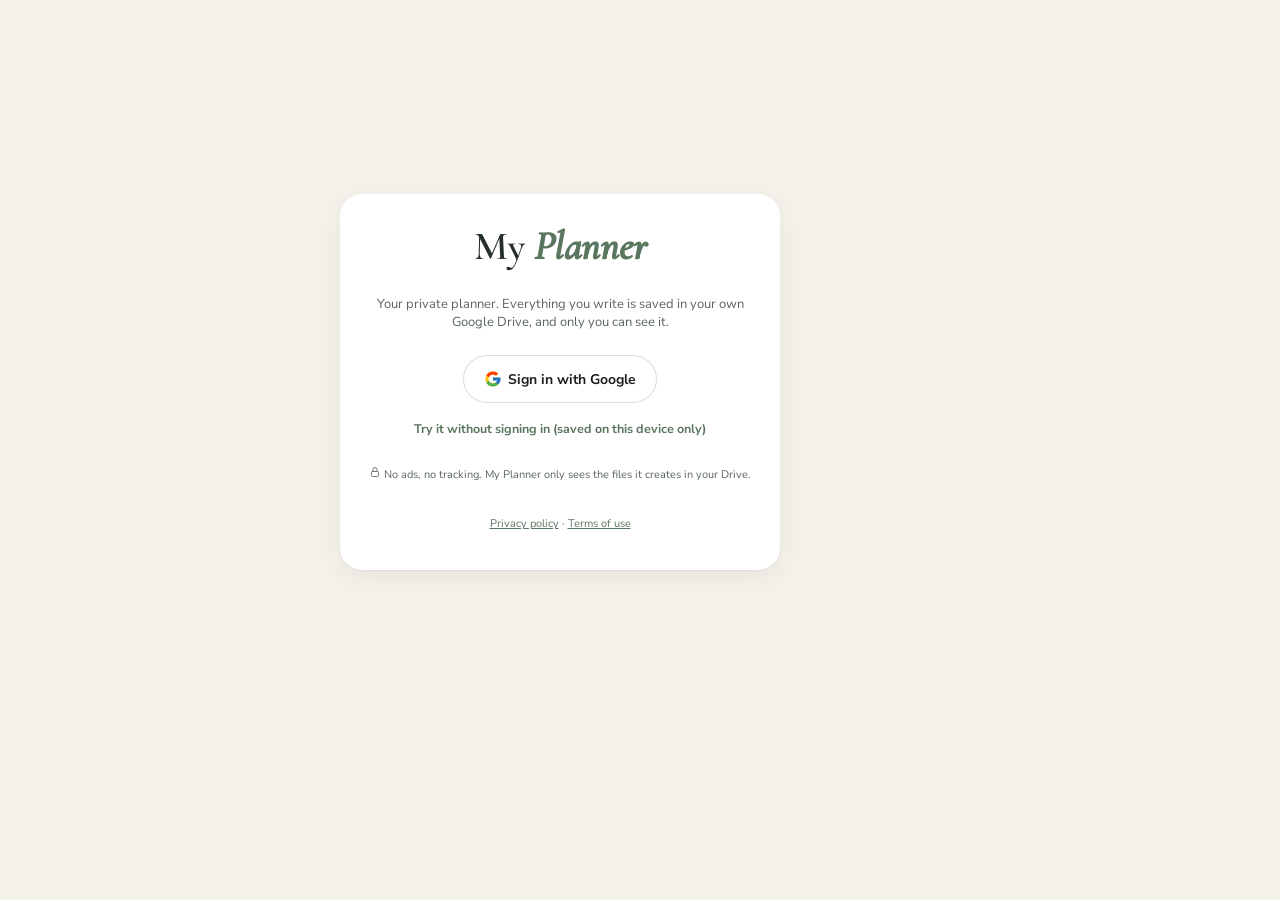
<file: index.html>
<!DOCTYPE html>
<html lang="en">
<head>
<meta charset="utf-8">
<meta name="viewport" content="width=device-width, initial-scale=1, viewport-fit=cover">
<!-- Security: only this site, Google sign-in and Google APIs may run or be contacted. No analytics, ads or third-party scripts. -->
<meta http-equiv="Content-Security-Policy" content="default-src 'self'; script-src 'self' https://accounts.google.com/gsi/client; connect-src 'self' https://www.googleapis.com https://oauth2.googleapis.com https://accounts.google.com; frame-src https://accounts.google.com; style-src 'self' 'unsafe-inline' https://accounts.google.com/gsi/style; img-src 'self' data: blob:; font-src 'self'; object-src 'none'; base-uri 'none'; form-action 'none'; worker-src 'self'; manifest-src 'self'">
<meta name="referrer" content="no-referrer">
<meta name="robots" content="noindex, nofollow">
<meta name="theme-color" content="#5B765F">
<title>My Planner</title>
<link rel="manifest" href="manifest.webmanifest">
<link rel="icon" href="icons/icon-192.png">
<link rel="apple-touch-icon" href="icons/icon-192.png">
<link rel="stylesheet" href="fonts.css">
<link rel="stylesheet" href="app.css">
</head>
<body data-theme="sage">
<div class="app">
  <nav class="side" id="side" aria-label="Main menu"></nav>
  <main class="main" id="main"><p style="padding:40px;text-align:center">Loading My Planner…</p></main>
</div>
<nav class="bottom" id="bottom" aria-label="Quick menu"></nav>
<div class="sheet" id="sheet"><div class="in" id="sheetin"></div></div>
<div class="modal" id="modal" role="dialog" aria-modal="true"><div class="in card stack"></div></div>
<div class="mini" id="mini" aria-live="polite"></div>
<div class="toast" id="toast" role="status" aria-live="polite"></div>
<noscript>My Planner needs JavaScript turned on.</noscript>
<script src="https://accounts.google.com/gsi/client" async defer></script>
<script src="config.js"></script>
<script src="js/data.js"></script>
<script src="js/help.js"></script>
<script src="js/core.js"></script>
<script src="js/google.js"></script>
<script src="js/quick.js"></script>
<script src="js/voice.js"></script>
<script src="js/pad.js"></script>
<script src="js/tpl.js"></script>
<script src="js/stickers.js"></script>
<script src="js/diary.js"></script>
<script src="js/dobj.js"></script>
<script src="js/vault.js"></script>
<script src="js/app.js"></script>
</body>
</html>
</file>
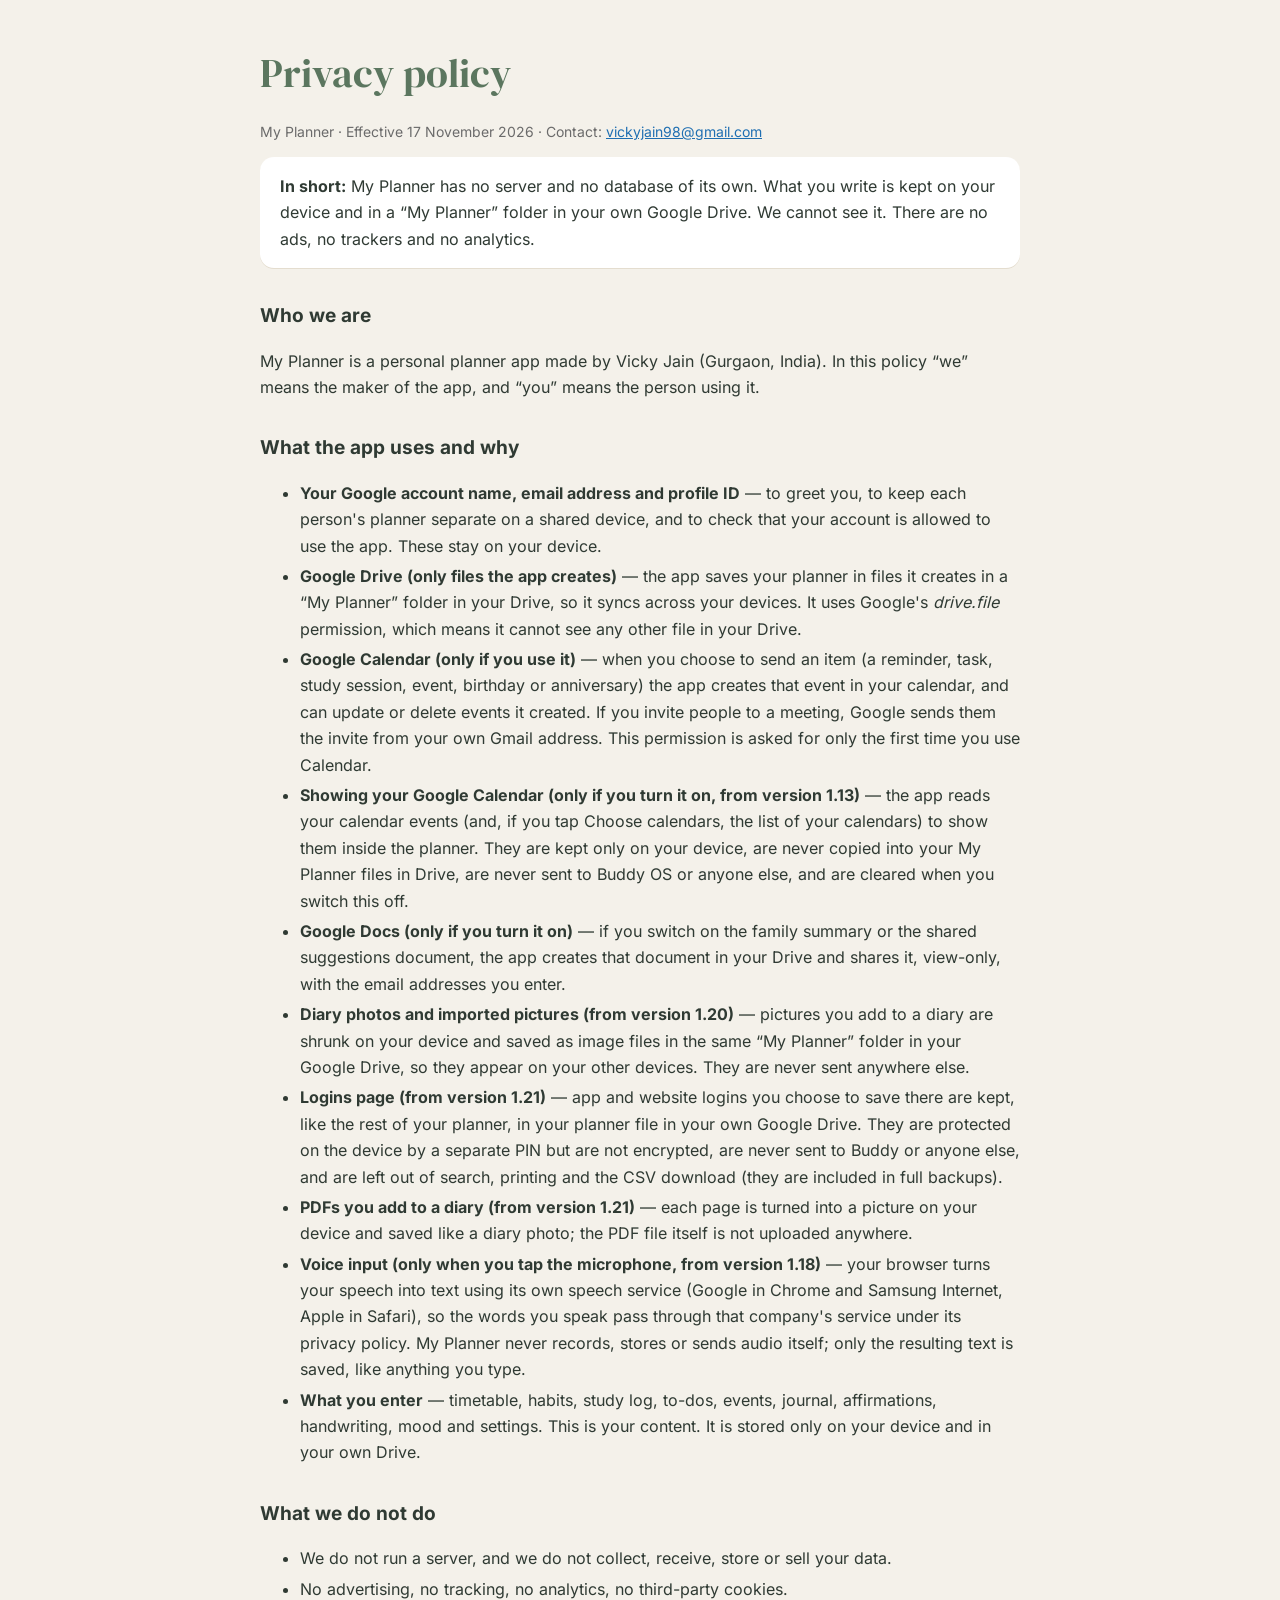
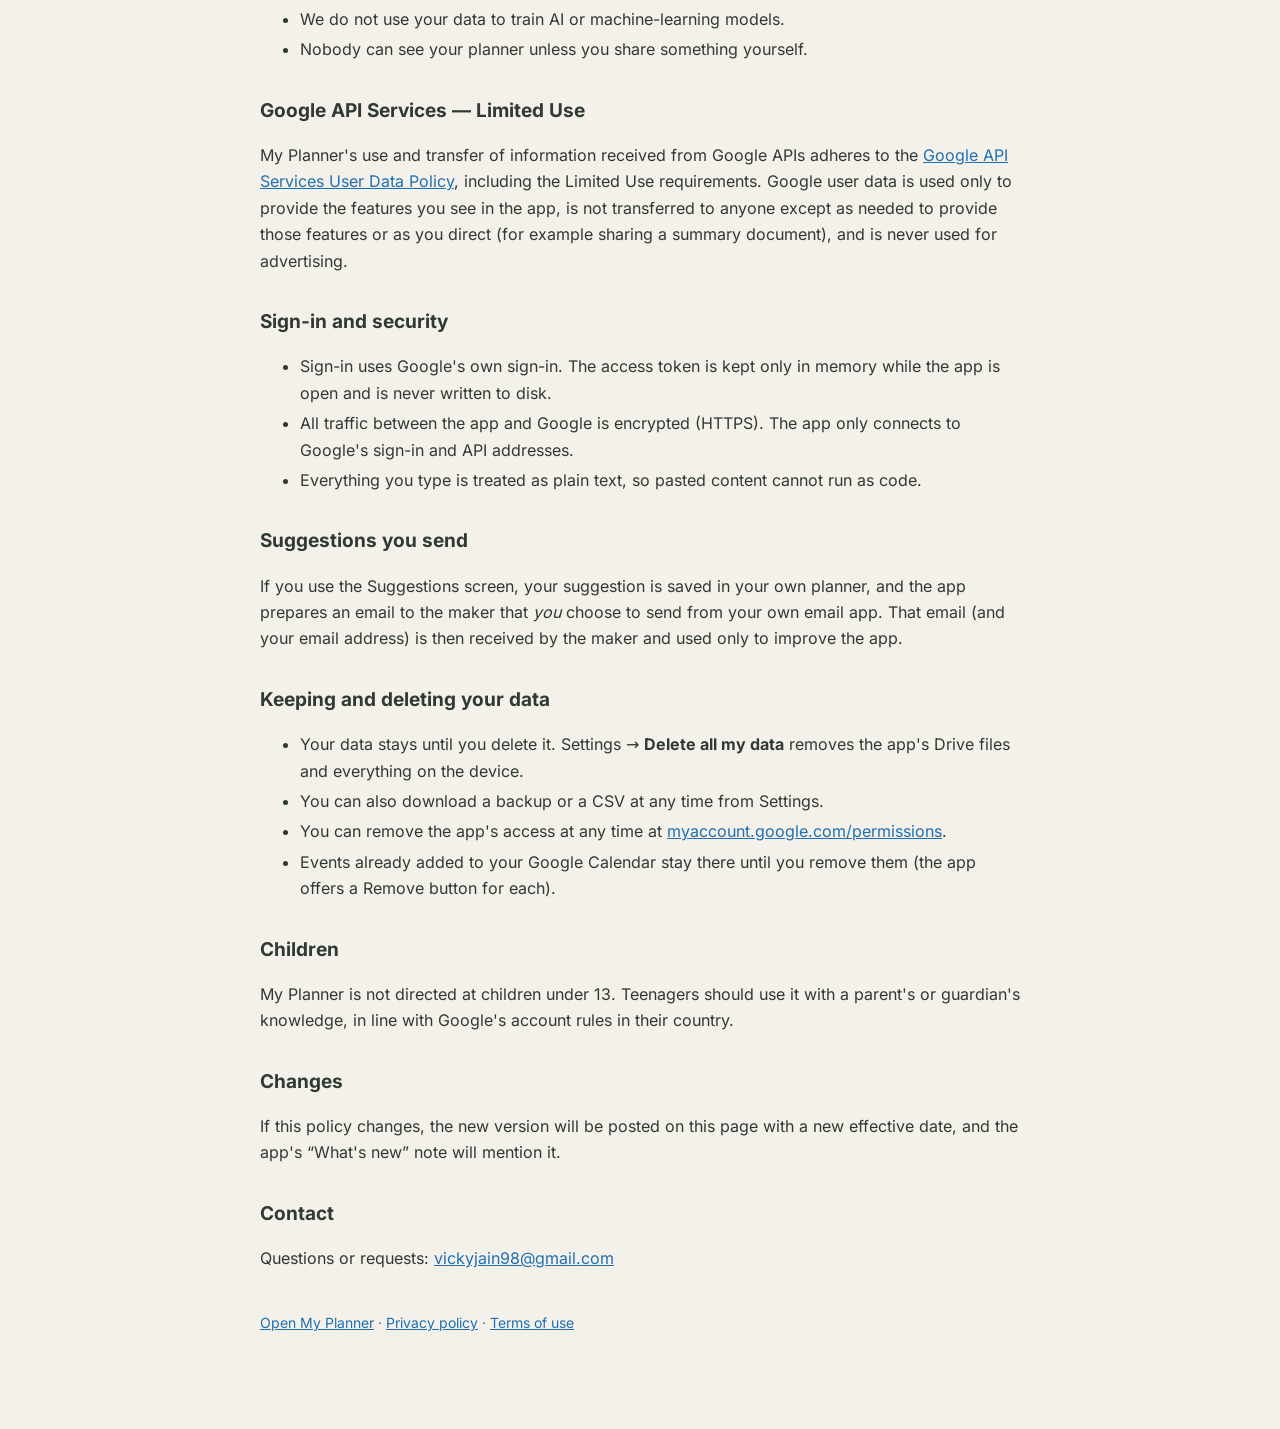
<file: privacy.html>
<!doctype html>
<html lang="en">
<head>
<meta charset="utf-8">
<meta name="viewport" content="width=device-width, initial-scale=1">
<meta http-equiv="Content-Security-Policy" content="default-src 'none'; style-src 'self' 'unsafe-inline'; font-src 'self'; img-src 'self'">
<meta name="referrer" content="no-referrer">
<title>Privacy policy · My Planner</title>
<link rel="icon" href="icons/icon-192.png">
<link rel="stylesheet" href="fonts.css">
<style>
body{margin:0;background:#F4F1EA;color:#2F3A33;font:16px/1.65 Inter,system-ui,sans-serif}
main{max-width:760px;margin:0 auto;padding:40px 22px 80px}
h1{font-family:"DM Serif Display",Georgia,serif;font-weight:400;font-size:40px;color:#5B765F;margin:0 0 4px}
h2{font-size:19px;margin:32px 0 8px;color:#2F3A33}
.muted{color:#6B6B6B;font-size:14px} a{color:#1F6FB2} li{margin:4px 0}
.box{background:#fff;border-radius:14px;padding:16px 20px;box-shadow:0 1px 0 #e4ddcf}
</style>
</head>
<body><main>
<h1>Privacy policy</h1>
<p class="muted">My Planner · Effective 17 November 2026 · Contact: <a href="mailto:vickyjain98@gmail.com">vickyjain98@gmail.com</a></p>
<div class="box"><b>In short:</b> My Planner has no server and no database of its own. What you write is kept on your device and in a “My Planner” folder in your own Google Drive. We cannot see it. There are no ads, no trackers and no analytics.</div>

<h2>Who we are</h2>
<p>My Planner is a personal planner app made by Vicky Jain (Gurgaon, India). In this policy “we” means the maker of the app, and “you” means the person using it.</p>

<h2>What the app uses and why</h2>
<ul>
<li><b>Your Google account name, email address and profile ID</b> — to greet you, to keep each person's planner separate on a shared device, and to check that your account is allowed to use the app. These stay on your device.</li>
<li><b>Google Drive (only files the app creates)</b> — the app saves your planner in files it creates in a “My Planner” folder in your Drive, so it syncs across your devices. It uses Google's <i>drive.file</i> permission, which means it cannot see any other file in your Drive.</li>
<li><b>Google Calendar (only if you use it)</b> — when you choose to send an item (a reminder, task, study session, event, birthday or anniversary) the app creates that event in your calendar, and can update or delete events it created. If you invite people to a meeting, Google sends them the invite from your own Gmail address. This permission is asked for only the first time you use Calendar.</li>
<li><b>Showing your Google Calendar (only if you turn it on, from version 1.13)</b> — the app reads your calendar events (and, if you tap Choose calendars, the list of your calendars) to show them inside the planner. They are kept only on your device, are never copied into your My Planner files in Drive, are never sent to Buddy OS or anyone else, and are cleared when you switch this off.</li>
<li><b>Google Docs (only if you turn it on)</b> — if you switch on the family summary or the shared suggestions document, the app creates that document in your Drive and shares it, view-only, with the email addresses you enter.</li>
<li><b>Diary photos and imported pictures (from version 1.20)</b> — pictures you add to a diary are shrunk on your device and saved as image files in the same “My Planner” folder in your Google Drive, so they appear on your other devices. They are never sent anywhere else.</li>
<li><b>Logins page (from version 1.21)</b> — app and website logins you choose to save there are kept, like the rest of your planner, in your planner file in your own Google Drive. They are protected on the device by a separate PIN but are not encrypted, are never sent to Buddy or anyone else, and are left out of search, printing and the CSV download (they are included in full backups).</li>
<li><b>PDFs you add to a diary (from version 1.21)</b> — each page is turned into a picture on your device and saved like a diary photo; the PDF file itself is not uploaded anywhere.</li>
<li><b>Voice input (only when you tap the microphone, from version 1.18)</b> — your browser turns your speech into text using its own speech service (Google in Chrome and Samsung Internet, Apple in Safari), so the words you speak pass through that company's service under its privacy policy. My Planner never records, stores or sends audio itself; only the resulting text is saved, like anything you type.</li>
<li><b>What you enter</b> — timetable, habits, study log, to-dos, events, journal, affirmations, handwriting, mood and settings. This is your content. It is stored only on your device and in your own Drive.</li>
</ul>

<h2>What we do not do</h2>
<ul>
<li>We do not run a server, and we do not collect, receive, store or sell your data.</li>
<li>No advertising, no tracking, no analytics, no third-party cookies.</li>
<li>We do not use your data to train AI or machine-learning models.</li>
<li>Nobody can see your planner unless you share something yourself.</li>
</ul>

<h2>Google API Services — Limited Use</h2>
<p>My Planner's use and transfer of information received from Google APIs adheres to the <a href="https://developers.google.com/terms/api-services-user-data-policy">Google API Services User Data Policy</a>, including the Limited Use requirements. Google user data is used only to provide the features you see in the app, is not transferred to anyone except as needed to provide those features or as you direct (for example sharing a summary document), and is never used for advertising.</p>

<h2>Sign-in and security</h2>
<ul>
<li>Sign-in uses Google's own sign-in. The access token is kept only in memory while the app is open and is never written to disk.</li>
<li>All traffic between the app and Google is encrypted (HTTPS). The app only connects to Google's sign-in and API addresses.</li>
<li>Everything you type is treated as plain text, so pasted content cannot run as code.</li>
</ul>

<h2>Suggestions you send</h2>
<p>If you use the Suggestions screen, your suggestion is saved in your own planner, and the app prepares an email to the maker that <i>you</i> choose to send from your own email app. That email (and your email address) is then received by the maker and used only to improve the app.</p>

<h2>Keeping and deleting your data</h2>
<ul>
<li>Your data stays until you delete it. Settings → <b>Delete all my data</b> removes the app's Drive files and everything on the device.</li>
<li>You can also download a backup or a CSV at any time from Settings.</li>
<li>You can remove the app's access at any time at <a href="https://myaccount.google.com/permissions">myaccount.google.com/permissions</a>.</li>
<li>Events already added to your Google Calendar stay there until you remove them (the app offers a Remove button for each).</li>
</ul>

<h2>Children</h2>
<p>My Planner is not directed at children under 13. Teenagers should use it with a parent's or guardian's knowledge, in line with Google's account rules in their country.</p>

<h2>Changes</h2>
<p>If this policy changes, the new version will be posted on this page with a new effective date, and the app's “What's new” note will mention it.</p>

<h2>Contact</h2>
<p>Questions or requests: <a href="mailto:vickyjain98@gmail.com">vickyjain98@gmail.com</a></p>
<p class="muted" style="margin-top:40px"><a href="./">Open My Planner</a> · <a href="privacy.html">Privacy policy</a> · <a href="terms.html">Terms of use</a></p>
</main></body></html>
</file>
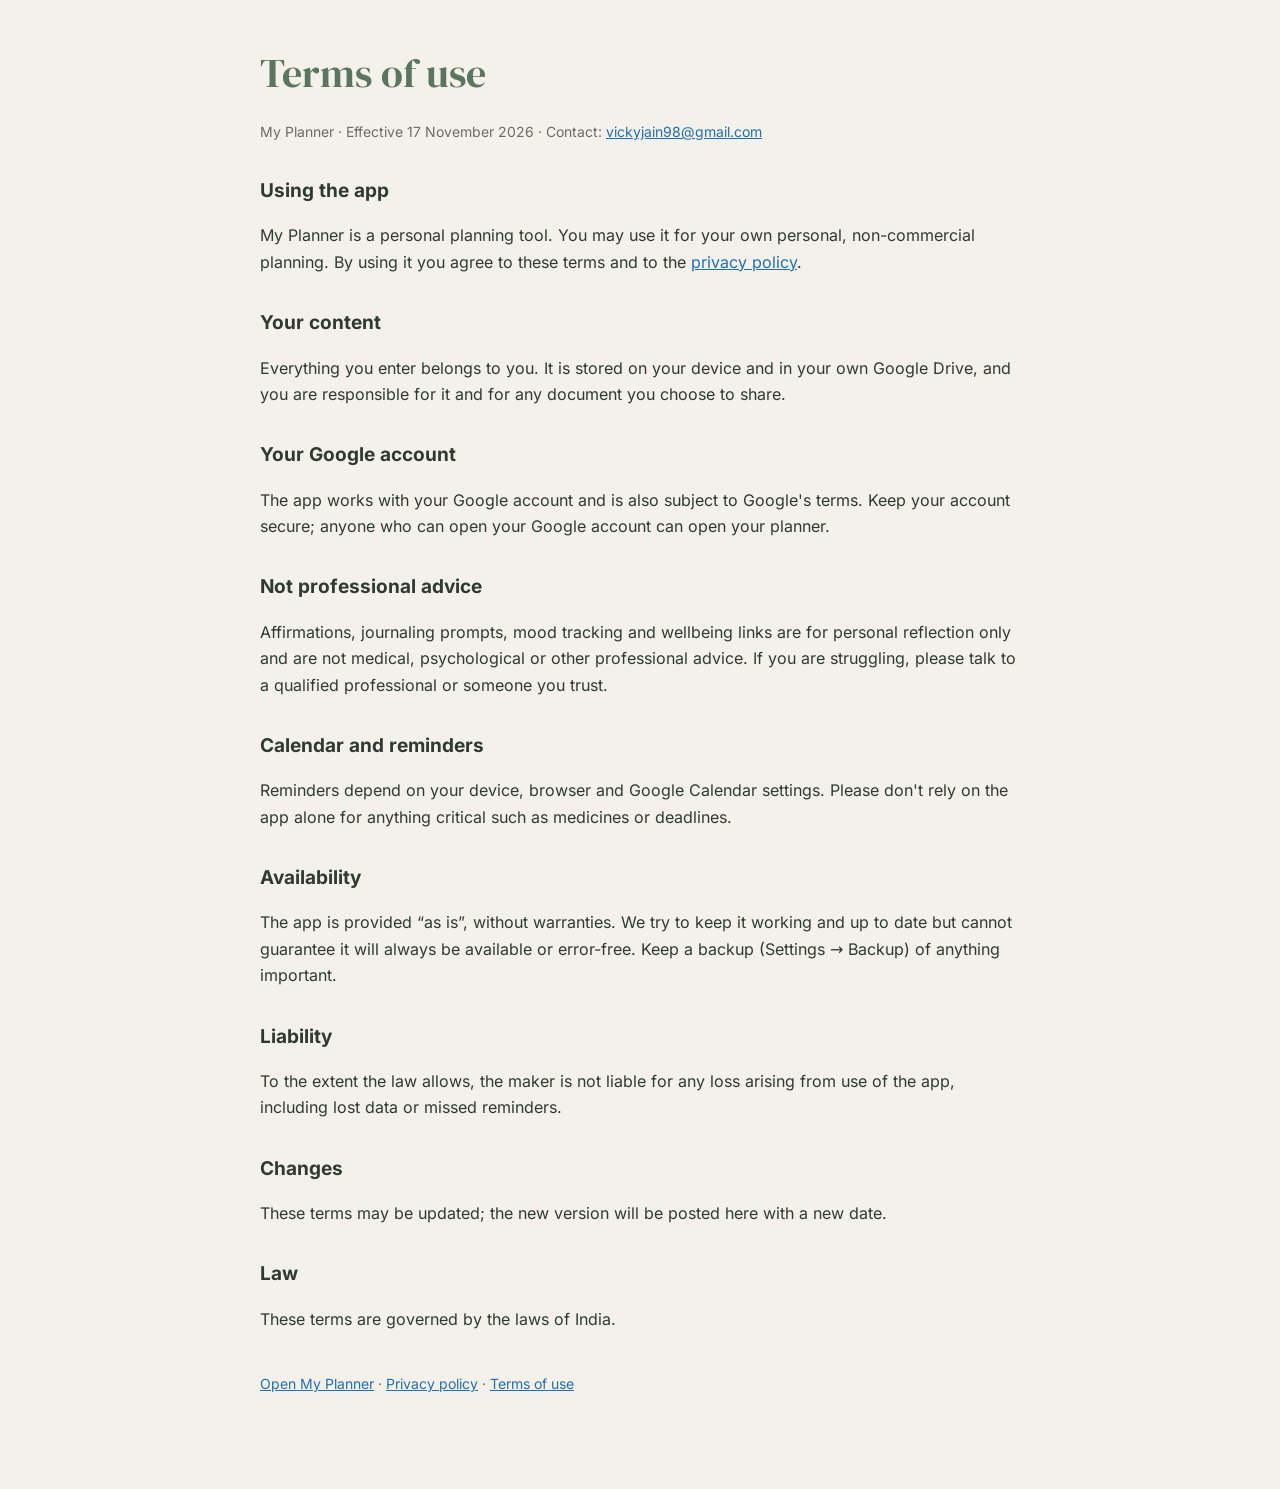
<file: terms.html>
<!doctype html>
<html lang="en">
<head>
<meta charset="utf-8">
<meta name="viewport" content="width=device-width, initial-scale=1">
<meta http-equiv="Content-Security-Policy" content="default-src 'none'; style-src 'self' 'unsafe-inline'; font-src 'self'; img-src 'self'">
<meta name="referrer" content="no-referrer">
<title>Terms of use · My Planner</title>
<link rel="icon" href="icons/icon-192.png">
<link rel="stylesheet" href="fonts.css">
<style>
body{margin:0;background:#F4F1EA;color:#2F3A33;font:16px/1.65 Inter,system-ui,sans-serif}
main{max-width:760px;margin:0 auto;padding:40px 22px 80px}
h1{font-family:"DM Serif Display",Georgia,serif;font-weight:400;font-size:40px;color:#5B765F;margin:0 0 4px}
h2{font-size:19px;margin:32px 0 8px;color:#2F3A33}
.muted{color:#6B6B6B;font-size:14px} a{color:#1F6FB2} li{margin:4px 0}
.box{background:#fff;border-radius:14px;padding:16px 20px;box-shadow:0 1px 0 #e4ddcf}
</style>
</head>
<body><main>
<h1>Terms of use</h1>
<p class="muted">My Planner · Effective 17 November 2026 · Contact: <a href="mailto:vickyjain98@gmail.com">vickyjain98@gmail.com</a></p>
<h2>Using the app</h2>
<p>My Planner is a personal planning tool. You may use it for your own personal, non-commercial planning. By using it you agree to these terms and to the <a href="privacy.html">privacy policy</a>.</p>
<h2>Your content</h2>
<p>Everything you enter belongs to you. It is stored on your device and in your own Google Drive, and you are responsible for it and for any document you choose to share.</p>
<h2>Your Google account</h2>
<p>The app works with your Google account and is also subject to Google's terms. Keep your account secure; anyone who can open your Google account can open your planner.</p>
<h2>Not professional advice</h2>
<p>Affirmations, journaling prompts, mood tracking and wellbeing links are for personal reflection only and are not medical, psychological or other professional advice. If you are struggling, please talk to a qualified professional or someone you trust.</p>
<h2>Calendar and reminders</h2>
<p>Reminders depend on your device, browser and Google Calendar settings. Please don't rely on the app alone for anything critical such as medicines or deadlines.</p>
<h2>Availability</h2>
<p>The app is provided “as is”, without warranties. We try to keep it working and up to date but cannot guarantee it will always be available or error-free. Keep a backup (Settings → Backup) of anything important.</p>
<h2>Liability</h2>
<p>To the extent the law allows, the maker is not liable for any loss arising from use of the app, including lost data or missed reminders.</p>
<h2>Changes</h2>
<p>These terms may be updated; the new version will be posted here with a new date.</p>
<h2>Law</h2>
<p>These terms are governed by the laws of India.</p>
<p class="muted" style="margin-top:40px"><a href="./">Open My Planner</a> · <a href="privacy.html">Privacy policy</a> · <a href="terms.html">Terms of use</a></p>
</main></body></html>
</file>
<file: fonts.css>
/* Self-hosted fonts (SIL Open Font License; see fonts/LICENSES.txt). No requests to font CDNs. */
@font-face{font-family:'Cormorant Garamond';font-style:normal;font-weight:500;font-display:swap;src:url(fonts/cormorant-garamond-latin-500-normal.woff2) format('woff2')}
@font-face{font-family:'Cormorant Garamond';font-style:normal;font-weight:600;font-display:swap;src:url(fonts/cormorant-garamond-latin-600-normal.woff2) format('woff2')}
@font-face{font-family:'Cormorant Garamond';font-style:italic;font-weight:500;font-display:swap;src:url(fonts/cormorant-garamond-latin-500-italic.woff2) format('woff2')}
@font-face{font-family:'Nunito Sans';font-style:normal;font-weight:400;font-display:swap;src:url(fonts/nunito-sans-latin-400-normal.woff2) format('woff2')}
@font-face{font-family:'Nunito Sans';font-style:normal;font-weight:600;font-display:swap;src:url(fonts/nunito-sans-latin-600-normal.woff2) format('woff2')}
@font-face{font-family:'Nunito Sans';font-style:normal;font-weight:700;font-display:swap;src:url(fonts/nunito-sans-latin-700-normal.woff2) format('woff2')}
@font-face{font-family:'Playfair Display';font-style:normal;font-weight:500;font-display:swap;src:url(fonts/playfair-display-latin-500-normal.woff2) format('woff2')}
@font-face{font-family:'Playfair Display';font-style:italic;font-weight:500;font-display:swap;src:url(fonts/playfair-display-latin-500-italic.woff2) format('woff2')}
@font-face{font-family:'Quicksand';font-style:normal;font-weight:400;font-display:swap;src:url(fonts/quicksand-latin-400-normal.woff2) format('woff2')}
@font-face{font-family:'Quicksand';font-style:normal;font-weight:500;font-display:swap;src:url(fonts/quicksand-latin-500-normal.woff2) format('woff2')}
@font-face{font-family:'Quicksand';font-style:normal;font-weight:600;font-display:swap;src:url(fonts/quicksand-latin-600-normal.woff2) format('woff2')}
@font-face{font-family:'Quicksand';font-style:normal;font-weight:700;font-display:swap;src:url(fonts/quicksand-latin-700-normal.woff2) format('woff2')}
@font-face{font-family:'DM Serif Display';font-style:normal;font-weight:400;font-display:swap;src:url(fonts/dm-serif-display-latin-400-normal.woff2) format('woff2')}
@font-face{font-family:'DM Serif Display';font-style:italic;font-weight:400;font-display:swap;src:url(fonts/dm-serif-display-latin-400-italic.woff2) format('woff2')}
@font-face{font-family:'Inter';font-style:normal;font-weight:400;font-display:swap;src:url(fonts/inter-latin-400-normal.woff2) format('woff2')}
@font-face{font-family:'Inter';font-style:normal;font-weight:500;font-display:swap;src:url(fonts/inter-latin-500-normal.woff2) format('woff2')}
@font-face{font-family:'Inter';font-style:normal;font-weight:600;font-display:swap;src:url(fonts/inter-latin-600-normal.woff2) format('woff2')}
@font-face{font-family:'Inter';font-style:normal;font-weight:700;font-display:swap;src:url(fonts/inter-latin-700-normal.woff2) format('woff2')}
@font-face{font-family:'Gilda Display';font-style:normal;font-weight:400;font-display:swap;src:url(fonts/gilda-display-latin-400-normal.woff2) format('woff2')}
@font-face{font-family:'Poppins';font-style:normal;font-weight:400;font-display:swap;src:url(fonts/poppins-latin-400-normal.woff2) format('woff2')}
@font-face{font-family:'Poppins';font-style:normal;font-weight:500;font-display:swap;src:url(fonts/poppins-latin-500-normal.woff2) format('woff2')}
@font-face{font-family:'Poppins';font-style:normal;font-weight:600;font-display:swap;src:url(fonts/poppins-latin-600-normal.woff2) format('woff2')}
@font-face{font-family:'Poppins';font-style:italic;font-weight:400;font-display:swap;src:url(fonts/poppins-latin-400-italic.woff2) format('woff2')}
@font-face{font-family:'Fraunces';font-style:normal;font-weight:500;font-display:swap;src:url(fonts/fraunces-latin-500-normal.woff2) format('woff2')}
@font-face{font-family:'Fraunces';font-style:italic;font-weight:400;font-display:swap;src:url(fonts/fraunces-latin-400-italic.woff2) format('woff2')}
@font-face{font-family:'Manrope';font-style:normal;font-weight:400;font-display:swap;src:url(fonts/manrope-latin-400-normal.woff2) format('woff2')}
@font-face{font-family:'Manrope';font-style:normal;font-weight:500;font-display:swap;src:url(fonts/manrope-latin-500-normal.woff2) format('woff2')}
@font-face{font-family:'Manrope';font-style:normal;font-weight:600;font-display:swap;src:url(fonts/manrope-latin-600-normal.woff2) format('woff2')}
@font-face{font-family:'Manrope';font-style:normal;font-weight:700;font-display:swap;src:url(fonts/manrope-latin-700-normal.woff2) format('woff2')}
@font-face{font-family:'Libre Baskerville';font-style:normal;font-weight:400;font-display:swap;src:url(fonts/libre-baskerville-latin-400-normal.woff2) format('woff2')}
@font-face{font-family:'Libre Baskerville';font-style:italic;font-weight:400;font-display:swap;src:url(fonts/libre-baskerville-latin-400-italic.woff2) format('woff2')}
@font-face{font-family:'Work Sans';font-style:normal;font-weight:400;font-display:swap;src:url(fonts/work-sans-latin-400-normal.woff2) format('woff2')}
@font-face{font-family:'Work Sans';font-style:normal;font-weight:500;font-display:swap;src:url(fonts/work-sans-latin-500-normal.woff2) format('woff2')}
@font-face{font-family:'Work Sans';font-style:normal;font-weight:600;font-display:swap;src:url(fonts/work-sans-latin-600-normal.woff2) format('woff2')}
/* 1.19 diary handwriting fonts (SIL OFL) */
@font-face{font-family:'Caveat';font-style:normal;font-weight:500;font-display:swap;src:url(fonts/caveat-latin-500-normal.woff2) format('woff2')}
@font-face{font-family:'Caveat';font-style:normal;font-weight:700;font-display:swap;src:url(fonts/caveat-latin-700-normal.woff2) format('woff2')}
@font-face{font-family:'Kalam';font-style:normal;font-weight:400;font-display:swap;src:url(fonts/kalam-devanagari-400-normal.woff2) format('woff2');unicode-range:U+0900-097F,U+1CD0-1CF9,U+200C-200D,U+20A8,U+20B9,U+25CC,U+A830-A839,U+A8E0-A8FF}
@font-face{font-family:'Kalam';font-style:normal;font-weight:400;font-display:swap;src:url(fonts/kalam-latin-400-normal.woff2) format('woff2');unicode-range:U+0000-00FF,U+0131,U+0152-0153,U+02BB-02BC,U+02C6,U+02DA,U+02DC,U+2000-206F,U+2074,U+20AC,U+2122,U+2191,U+2193,U+2212,U+2215,U+FEFF,U+FFFD}
@font-face{font-family:'Patrick Hand';font-style:normal;font-weight:400;font-display:swap;src:url(fonts/patrick-hand-latin-400-normal.woff2) format('woff2')}
@font-face{font-family:'Dancing Script';font-style:normal;font-weight:400;font-display:swap;src:url(fonts/dancing-script-latin-400-normal.woff2) format('woff2')}
@font-face{font-family:'Great Vibes';font-style:normal;font-weight:400;font-display:swap;src:url(fonts/great-vibes-latin-400-normal.woff2) format('woff2')}
@font-face{font-family:'Pacifico';font-style:normal;font-weight:400;font-display:swap;src:url(fonts/pacifico-latin-400-normal.woff2) format('woff2')}
@font-face{font-family:'Fredoka';font-style:normal;font-weight:600;font-display:swap;src:url(fonts/fredoka-latin-600-normal.woff2) format('woff2')}
</file>
<file: app.css>
/* My Planner — styles. Six themes; all colours come from CSS variables. */
:root{--r:20px}
[data-theme=sage]{--bg:#F4F1EA;--surf:#FFFFFF;--ink:#26302A;--muted:#5A665D;--acc:#5B765F;--onacc:#FFFFFF;--soft:#E1EADF;--acc2:#9C7552;--hero:#5B765F;--onhero:#FFFFFF;--disp:'Cormorant Garamond',Georgia,serif;--body:'Nunito Sans',system-ui,sans-serif;--dw:600;--r:22px;--line:#E3DED3}
[data-theme=lavender]{--bg:#F3F0F8;--surf:#FFFFFF;--ink:#2C2640;--muted:#5E5775;--acc:#73639F;--onacc:#FFFFFF;--soft:#E8E2F4;--acc2:#A66A93;--hero:#73639F;--onhero:#FFFFFF;--disp:'Playfair Display',Georgia,serif;--body:'Quicksand',system-ui,sans-serif;--dw:500;--r:26px;--line:#E2DCEE}
[data-theme=beige]{--bg:#F2EDE6;--surf:#FBF8F3;--ink:#2B2622;--muted:#655C55;--acc:#7E6350;--onacc:#FFFFFF;--soft:#E8DFD4;--acc2:#8A735E;--hero:#7E6350;--onhero:#FFFFFF;--disp:'DM Serif Display',Georgia,serif;--body:'Inter',system-ui,sans-serif;--dw:400;--r:14px;--line:#E2D9CD}
[data-theme=blush]{--bg:#FBF1EF;--surf:#FFFFFF;--ink:#3A2328;--muted:#6E5358;--acc:#A35468;--onacc:#FFFFFF;--soft:#F7E0E4;--acc2:#B0705A;--hero:#A35468;--onhero:#FFFFFF;--disp:'Gilda Display',Georgia,serif;--body:'Poppins',system-ui,sans-serif;--dw:400;--r:24px;--line:#F0DDDF}
[data-theme=midnight]{--bg:#161A2B;--surf:#21263C;--ink:#F3EEDF;--muted:#B7B4C6;--acc:#E2C27D;--onacc:#161A2B;--soft:#2D3352;--acc2:#A3ABDA;--hero:#2D3352;--onhero:#F3EEDF;--disp:'Fraunces',Georgia,serif;--body:'Manrope',system-ui,sans-serif;--dw:500;--r:20px;--line:#343A58}
[data-theme=ocean]{--bg:#EEF3F5;--surf:#FFFFFF;--ink:#1F2E36;--muted:#526670;--acc:#3D6F80;--onacc:#FFFFFF;--soft:#DBE8EC;--acc2:#93714F;--hero:#3D6F80;--onhero:#FFFFFF;--disp:'Libre Baskerville',Georgia,serif;--body:'Work Sans',system-ui,sans-serif;--dw:400;--r:18px;--line:#D6E2E6}
*{box-sizing:border-box}
html,body{margin:0;background:var(--bg);color:var(--ink);font-family:var(--body);-webkit-font-smoothing:antialiased}
button,input,select,textarea{font:inherit;color:inherit}
a{color:var(--acc)}
:focus-visible{outline:2.5px solid var(--acc);outline-offset:2px}
.app{display:flex;min-height:100vh}
.side{width:236px;flex-shrink:0;padding:22px 14px;display:flex;flex-direction:column;gap:2px;position:sticky;top:0;height:100vh;overflow:auto;border-right:1px solid var(--line)}
body.bare .side,body.bare .bottom{display:none!important}
.brand{font-family:var(--disp);font-size:26px;font-weight:var(--dw);padding:4px 12px 8px;color:var(--ink)}
.brand span{color:var(--acc);font-style:italic}.brand.big2{font-size:40px;padding:0}
.navbtn{display:flex;align-items:center;gap:12px;padding:10px 12px;border-radius:12px;border:0;background:none;cursor:pointer;font-size:14px;font-weight:600;color:var(--muted);text-align:left;min-height:44px}
.navbtn.on{background:var(--soft);color:var(--ink)}
.main{flex:1;min-width:0;padding:22px 28px 110px;max-width:1120px}
.status{display:inline-flex;align-items:center;gap:6px;margin:0 12px 12px;font-size:11.5px;font-weight:700;border:0;border-radius:99px;padding:6px 12px;background:var(--soft);color:var(--muted);cursor:default}
.status.ok{color:var(--acc)}button.status.warn{cursor:pointer;background:#F7E7C8;color:#6B4D0F}
.mobstatus{display:none}
.bottom{display:none}
.lab{font-size:11px;letter-spacing:1.6px;text-transform:uppercase;font-weight:700;color:var(--muted)}
.lab.inherit,.inherit{color:inherit;opacity:.9}
h1.title{font-family:var(--disp);font-weight:var(--dw);font-size:38px;line-height:1.08;margin:4px 0 0}
h1.title em{color:var(--acc)}
h2{font-family:var(--disp);font-weight:var(--dw);font-size:24px;margin:0}
.hdr{align-items:flex-end;margin-bottom:16px;flex-wrap:wrap}
.card{background:var(--surf);border-radius:var(--r);padding:16px 18px;box-shadow:0 1px 2px rgba(20,20,30,.05),0 8px 24px rgba(20,20,30,.05)}
.card.soft,.soft{background:var(--soft)}
.hero{background:var(--hero);color:var(--onhero)}
.grid{display:grid;gap:16px}.g2{grid-template-columns:repeat(2,minmax(0,1fr))}.g3{grid-template-columns:repeat(3,minmax(0,1fr))}
.stack{display:flex;flex-direction:column;gap:12px}
.row{display:flex;gap:10px;align-items:center;flex-wrap:wrap}
.between{display:flex;justify-content:space-between;align-items:center;gap:10px}.wrap{flex-wrap:wrap}
.center{align-items:center;justify-content:center;text-align:center}
.mt{margin-top:16px}.mb{margin-bottom:16px}
.c{text-align:center}.r{text-align:right;padding-right:4px}.b{font-weight:700}
.muted{color:var(--muted)}.small{font-size:13px}.tiny{font-size:11px}
.accb{color:var(--acc);font-weight:700}.over{color:#B23A2B;font-weight:700}
[data-theme=midnight] .over{color:#F2A08F}
.big{font-family:var(--disp);font-size:26px}.big.xl{font-size:40px}
.pill{font-size:12px;font-weight:600;background:var(--soft);color:var(--ink);border-radius:99px;padding:6px 12px;border:0;cursor:pointer;gap:6px}
.pill.out{background:var(--surf);box-shadow:inset 0 0 0 1px var(--line)}
.pill.num{min-width:36px;min-height:36px;display:inline-flex;align-items:center;justify-content:center}
.pill.sel{background:var(--acc);color:var(--onacc)}
.pill.dotbtn{padding:0;min-width:0}
.btn{border:0;cursor:pointer;border-radius:99px;padding:0 16px;min-height:40px;font-weight:700;font-size:13px;background:var(--acc);color:var(--onacc);display:inline-flex;align-items:center;gap:6px;text-decoration:none}
.btn.ghost{background:var(--soft);color:var(--ink)}
.btn.inv{background:var(--bg);color:var(--ink)}
.btn.outline{background:transparent;color:inherit;box-shadow:inset 0 0 0 1.5px currentColor}
.btn.danger{background:#B23A2B;color:#fff}
.btn.sm{min-height:34px;padding:0 12px;font-size:12px}
.btn.gbtn{background:#fff;color:#1f1f1f;box-shadow:0 0 0 1px #dadce0;min-height:46px;padding:0 20px;font-size:14px}
.link{border:0;background:none;color:var(--acc);font-weight:700;cursor:pointer;font-size:12.5px;padding:6px 0;display:inline-flex;gap:6px;align-items:center}
.learnlink{border:0;background:none;padding:0;cursor:pointer;font-weight:700;font-size:inherit;color:#1A5FB4;text-decoration:underline;text-underline-offset:2px}
.learnlink:hover{color:#0B3F80}[data-theme=midnight] .learnlink{color:#8AB4F8}
.quote{font-family:var(--disp);font-style:italic;font-size:22px;line-height:1.32;margin:0}
.quote.jq{font-size:19px}
.quoteinput{font-family:var(--disp);font-style:italic;font-size:19px}
.bar{height:7px;border-radius:99px;background:var(--soft)}.bar>i{display:block;height:7px;border-radius:99px;background:var(--acc)}
.hero .bar{background:rgba(255,255,255,.28)}.hero .bar>i{background:var(--onhero)}[data-theme=midnight] .hero .bar>i{background:var(--acc)}
.habrow{justify-content:space-between;gap:4px}
.hb{display:flex;flex-direction:column;align-items:center;gap:5px;border:0;background:none;cursor:pointer;width:58px;font-size:11px;font-weight:600;color:var(--muted)}
.hb.inline{width:auto;margin:auto}
.dot{width:40px;height:40px;border-radius:50%;display:flex;align-items:center;justify-content:center;font-weight:700;font-size:12px;flex-shrink:0}
.dot.smd{width:30px;height:30px;font-size:11px}
.dot.d{background:var(--acc);color:var(--onacc)}.dot.p{background:var(--soft);border:2px solid var(--acc);color:var(--ink)}
.dot.m{border:2px solid #C87A6A;color:#A0473A}.dot.e{border:1.5px dashed var(--muted)}
.wd{display:flex;flex-direction:column;align-items:center;gap:3px;font-size:11px;color:var(--muted)}
.wdot{width:18px;height:18px;border-radius:50%;border:1.5px solid var(--muted)}.wdot.on{background:var(--acc);border-color:var(--acc)}
.cb{width:20px;height:20px;accent-color:var(--acc);flex-shrink:0}.cb.sm{width:17px;height:17px}
.tablewrap{overflow-x:auto}
table.t{width:100%;border-collapse:collapse;font-size:13.5px}
table.t th{text-align:left;font-size:11px;letter-spacing:1px;text-transform:uppercase;color:var(--muted);padding:8px;border-bottom:1px solid var(--line)}
table.t th.c{text-align:center}table.t td{padding:8px;border-bottom:1px solid var(--line);vertical-align:middle}
tr.srow td{background:color-mix(in srgb,var(--soft) 60%,transparent)}
input.f,select.f,textarea.f{background:var(--surf);border:1px solid var(--line);border-radius:12px;padding:9px 12px;min-height:40px;width:100%}
.f.sm{min-height:34px;padding:4px 8px;width:auto;font-size:12.5px}.f.xs{min-height:30px;padding:2px 6px;width:auto;font-size:11px}
.tabs{display:inline-flex;background:var(--soft);border-radius:99px;padding:4px;gap:4px;flex-wrap:wrap}
.tabs button{border:0;background:none;border-radius:99px;padding:6px 14px;font-weight:700;font-size:12.5px;cursor:pointer;color:var(--muted);min-height:34px}
.tabs button.on{background:var(--surf);color:var(--ink);box-shadow:0 1px 3px rgba(0,0,0,.08)}
.toast{position:fixed;left:50%;bottom:96px;transform:translateX(-50%);background:var(--ink);color:var(--bg);padding:10px 18px;border-radius:99px;font-size:13px;font-weight:600;z-index:80;max-width:90vw;text-align:center;opacity:0;transition:opacity .2s;pointer-events:none}
.toast.on{opacity:1}
.timer{font-family:var(--disp);font-size:72px;line-height:1;font-variant-numeric:tabular-nums}
/* day sheet */
.sheetgrid{grid-template-columns:minmax(0,1.5fr) minmax(0,1fr)}
.sechead{font-family:var(--disp);font-style:italic;font-size:19px;color:var(--acc2);margin:10px 0 4px}
.trow{display:flex;gap:10px;align-items:center;padding:7px 10px;border-radius:12px;font-size:14px}
.trow.study{background:var(--soft);font-weight:700}.trow.now{background:var(--hero);color:var(--onhero)}.trow.past{opacity:.6}
.ttime{width:132px;flex-shrink:0;font-size:12px;font-weight:700;font-variant-numeric:tabular-nums}
.spread{padding:0;display:grid;grid-template-columns:minmax(0,1fr) minmax(0,1fr);overflow:hidden;background:linear-gradient(90deg,var(--surf) 49.4%,var(--line) 50%,var(--surf) 50.6%)}
.spread .page{padding:20px 22px}
.jrow{border-bottom:1px dotted var(--line);padding:3px 0;flex-wrap:nowrap}.jrow.b{font-weight:700}
.key{width:12px;height:12px;border-radius:4px;display:inline-block}
/* planner */
.legend{margin-bottom:10px}
.cal{display:grid;grid-template-columns:44px repeat(7,minmax(0,1fr));gap:6px}
.cal .h{font-size:11px;font-weight:700;color:var(--muted);text-align:center;letter-spacing:1px}
.cal .wk{font-size:10px;font-weight:700;color:var(--acc2);writing-mode:vertical-rl;transform:rotate(180deg);text-align:center;letter-spacing:1px}
.day{background:var(--surf);border-radius:12px;min-height:92px;padding:6px 7px;display:flex;flex-direction:column;gap:3px;border:0;text-align:left;cursor:pointer;font-size:10.5px;overflow:hidden;color:var(--ink)}
.day.out{opacity:.45}.day.today{box-shadow:inset 0 0 0 2px var(--acc)}
.day .n{font-family:var(--disp);font-size:17px;font-weight:var(--dw)}
.chip{border-radius:6px;padding:1px 5px;font-weight:600;white-space:nowrap;overflow:hidden;text-overflow:ellipsis}
.c-ev{background:var(--soft);color:var(--ink)}.c-moon{background:#EFE7C9;color:#5A4A12}.c-ama{background:#DCDDEE;color:#2D2F57}
.c-portal{background:#ECE2F6;color:#4A3A72}.c-bday{background:#F7E0E4;color:#7A2E40}.c-study{color:var(--acc);font-weight:700}
.mname{font-family:var(--disp);font-size:18px;color:var(--ink)}
.mini{display:grid;grid-template-columns:repeat(7,1fr);gap:2px;font-size:10px;text-align:center}
.mini span{padding:3px 0;border-radius:6px}.mini .o{opacity:.25}.mini .td{outline:1.5px solid var(--acc)}
/* to-do */
.matrix{display:grid;grid-template-columns:repeat(2,minmax(0,1fr));gap:12px}
.quad{border-radius:var(--r);padding:12px;min-height:170px;display:flex;flex-direction:column;gap:8px;border:2px dashed transparent;color:#26272b}
.quad.s{min-height:0;gap:4px}.quad.hot{border-color:var(--acc)}.quad h3{margin:0;font-size:14px}
.q1{background:#F6E1DD}.q2{background:#E2ECE0}.q3{background:#F7EDD2}.q4{background:#E9E7EE}
.quad .muted{color:#5c5c66}
.task{background:#fff;color:#26272b;border-radius:12px;padding:8px 10px;display:flex;gap:8px;align-items:center;font-size:13px;box-shadow:0 1px 2px rgba(0,0,0,.06);touch-action:none;cursor:grab;user-select:none}
.task.done .tt{text-decoration:line-through;opacity:.55}
.drag{position:fixed;z-index:60;pointer-events:none;opacity:.92;transform:rotate(-2deg);box-shadow:0 10px 24px rgba(0,0,0,.18)}
.slot{border:1.5px dashed var(--line);border-radius:12px;padding:10px}
.learn{display:grid;grid-template-columns:110px repeat(2,minmax(0,1fr));gap:8px;font-size:13px;align-items:center}
/* pads */
.pad{background:var(--surf);border-radius:var(--r);overflow:hidden;box-shadow:0 0 0 1px var(--line)}
.padbar{display:flex;flex-wrap:wrap;gap:6px;align-items:center;padding:8px 10px;border-bottom:1px solid var(--line)}
.seg{display:inline-flex;gap:2px;background:var(--soft);border-radius:12px;padding:2px}.seg .tool.on{background:var(--surf)}
.vsep{width:1px;height:26px;background:var(--line)}
.tool{border:0;background:none;border-radius:10px;min-width:40px;min-height:40px;display:inline-flex;align-items:center;justify-content:center;cursor:pointer;color:var(--ink);font-size:11px;font-weight:600;gap:4px;padding:0 6px}
.tool.on{background:var(--soft);color:var(--acc)}.tool.fav{color:var(--acc2)}
.sw{width:26px;height:26px;border-radius:50%;border:2px solid var(--surf);box-shadow:0 0 0 1px var(--line);cursor:pointer}.sw.on{box-shadow:0 0 0 2px var(--ink)}
.overlay-input{position:absolute;inset:0;opacity:0;cursor:pointer}
canvas.ink{display:block;width:100%;touch-action:none;cursor:crosshair}
.typedbox{padding:6px 16px 12px}.tline{display:flex;gap:10px;align-items:center;border-bottom:1px solid var(--line)}
.tline span{width:16px;text-align:right}
input.typed,textarea.typed{flex:1;border:0;background:none;font-family:var(--disp);font-style:italic;font-size:18px;outline:none;min-width:0;color:var(--ink)}
textarea.typed{resize:none;overflow:hidden;line-height:1.45;padding:8px 0 4px;display:block;width:100%}
input.typed:focus,textarea.typed:focus{background:color-mix(in srgb,var(--soft) 40%,transparent)}
/* affirmations, mood */
.aff{font-size:14px;line-height:1.45}.dim{opacity:.5}
.dotrow{font-size:15px;letter-spacing:2px;color:var(--acc);word-break:break-all}
.moodbtn{border:0;border-radius:99px;padding:8px 14px;font-weight:700;font-size:13px;cursor:pointer;min-height:40px;background:var(--soft);color:var(--ink)}
.pix{display:grid;grid-template-columns:28px repeat(12,minmax(0,1fr));gap:3px;font-size:9.5px}
.pix i{display:block;aspect-ratio:1;border-radius:3px;background:var(--soft)}
.heat{display:grid;gap:3px;font-size:10px;min-width:620px}
.hc{display:block;aspect-ratio:1;border-radius:4px;background:var(--soft)}.hc.d{background:var(--acc)}.hc.p{background:var(--acc2)}.hc.m{background:#E7C1B8}
/* themes, setup, sign-in */
.themecard{border:0;padding:0;border-radius:18px;overflow:hidden;cursor:pointer;text-align:left;box-shadow:0 0 0 1px var(--line);background:none}
.themecard.on{box-shadow:0 0 0 3px var(--acc)}
.tc{background:var(--bg);padding:14px;display:flex;flex-direction:column;gap:8px}.tcn{font-family:var(--disp);font-size:20px;color:var(--ink)}
.tch{background:var(--hero);color:var(--onhero);border-radius:10px;padding:8px 10px;font-size:12px;font-weight:700}
.swi{width:22px;height:22px;border-radius:50%;display:block;box-shadow:0 0 0 1px var(--line)}
.wz{width:26px;height:6px;border-radius:99px;background:var(--line);display:block}.wz.on{background:var(--acc)}
.setup{max-width:820px;margin:auto}
.signin{min-height:80vh;display:flex;align-items:center;justify-content:center}
/* sheets & modals */
.sheet{position:fixed;inset:0;background:rgba(10,10,20,.35);z-index:40;display:none;align-items:flex-end}
.sheet.on{display:flex}
.sheet .in{background:var(--bg);width:100%;border-radius:22px 22px 0 0;padding:18px;display:grid;grid-template-columns:repeat(3,minmax(0,1fr));gap:8px;max-height:80vh;overflow:auto}
.sheet .in .navbtn{flex-direction:column;gap:6px;font-size:12px;text-align:center;background:var(--surf)}
.modal{position:fixed;inset:0;background:rgba(10,10,20,.4);z-index:70;display:none;align-items:center;justify-content:center;padding:16px}
.modal.on{display:flex}.modal .in{max-width:720px;width:100%;max-height:90vh;overflow:auto}
/* print previews */
.a4{max-width:640px;margin:auto;aspect-ratio:210/297;padding:30px;display:flex;flex-direction:column;gap:12px;overflow:hidden}
.phead{font-family:var(--disp);font-size:30px}
.pquote{background:var(--soft);border-radius:12px;padding:12px;font-family:var(--disp);font-style:italic;font-size:17px;text-align:center}.pquote.sm{font-size:14px;text-align:left;padding:10px}
.pgrid{display:grid;grid-template-columns:1.45fr 1fr;gap:16px;flex:1}.pgrid.eq{grid-template-columns:1fr 1fr}
.psec{font-family:var(--disp);font-style:italic;color:var(--acc2);font-size:14px;margin-top:4px}
.prow{display:flex;gap:8px;padding:2px 6px;border-radius:6px;font-size:11px}.prow span{width:104px;flex-shrink:0;color:var(--muted)}.prow.study{background:var(--soft);font-weight:700}
.pline{border-bottom:1px solid var(--line);min-height:18px}.hand{font-family:var(--disp);font-style:italic;font-size:13px}
.hrow{display:flex;gap:10px;border-top:1px solid var(--line);min-height:30px;align-items:stretch}.hrow>span:first-child{width:40px;padding-top:4px}
.hev{flex:1;display:flex;flex-direction:column;gap:2px;padding:3px 0}.hev span{padding:1px 6px}.hnote{flex:1;border-left:1px dashed var(--line)}
.cut{border-top:1px dashed var(--line);padding-top:8px}.printink{width:100%}
/* focus-sound mini player */
.mini{position:fixed;right:18px;bottom:18px;z-index:35;display:none;align-items:center;gap:10px;background:var(--surf);color:var(--ink);border-radius:99px;padding:6px 6px 6px 16px;font-size:13px;font-weight:700;box-shadow:0 6px 20px rgba(0,0,0,.15)}
.mini.on{display:flex}
ol.hlist,ul.hlist{margin:0;padding-left:20px;line-height:1.6}
a.pill{text-decoration:none;display:inline-flex;align-items:center}
@media (max-width:900px){
 .mini{bottom:80px;right:12px}
 .side{display:none}
 .main{padding:14px 14px 110px}
 .mobstatus{display:block;margin:0 0 6px}.mobstatus .status{margin:0}
 .bottom{display:flex;position:fixed;left:0;right:0;bottom:0;height:68px;background:var(--surf);justify-content:space-around;align-items:center;z-index:30;box-shadow:0 -1px 0 var(--line);padding-bottom:env(safe-area-inset-bottom)}
 .bottom button{border:0;background:none;display:flex;flex-direction:column;align-items:center;gap:3px;font-size:10.5px;font-weight:600;color:var(--muted);min-width:56px;min-height:48px;justify-content:center;cursor:pointer}
 .bottom button.on{color:var(--acc);font-weight:800}
 .g2,.g3,.sheetgrid,.spread{grid-template-columns:minmax(0,1fr)}.spread{background:var(--surf)}
 h1.title{font-size:32px}
 .cal{grid-template-columns:20px repeat(7,minmax(0,1fr));gap:3px}
 .day{min-height:70px;padding:4px;font-size:9px}.day .n{font-size:14px}
 .matrix{grid-template-columns:minmax(0,1fr)}
 .ttime{width:96px}
 .learn{grid-template-columns:80px repeat(2,minmax(0,1fr))}
}
@media print{
 @page{size:A4;margin:10mm}
 body{background:#fff}
 body *{visibility:hidden}
 #printarea,#printarea *{visibility:visible}
 #printarea{position:absolute;left:0;top:0;width:100%;max-width:none;box-shadow:none;aspect-ratio:auto;min-height:277mm}
 .noprint{display:none!important}
}
/* Add / schedule */
.sched{padding:6px 0 6px 10px;border-left:4px solid var(--line);border-radius:2px}
.sched.pri-low{border-left-color:#8DB596}.sched.pri-med{border-left-color:#E2C26B}.sched.pri-high{border-left-color:#E39A5B}.sched.pri-urg{border-left-color:#D9534F}
.pill.pri-low{background:#E3F0E6;color:#2F5A3A}.pill.pri-med{background:#F7EDCB;color:#5A4A12}.pill.pri-high{background:#F8E0CC;color:#7A3F12}.pill.pri-urg{background:#F6D5D4;color:#7A1F1C}
.link.left{text-align:left;font-weight:400}
[hidden]{display:none!important}
.navbtn.navadd{background:var(--acc);color:var(--onacc);font-weight:700;margin:4px 0 10px}
.navbtn.navadd svg{stroke:currentColor}

/* ---------- To-Do 1.11 ---------- */
.tkrow{display:flex;gap:10px;align-items:flex-start;padding:8px 0;border-bottom:1px solid var(--line)}
.ttable{display:flex;flex-direction:column}
.thead{display:none}
.deskonly{display:none}
@media (min-width:760px){.ttable .thead,.ttable .tkrow{display:grid;grid-template-columns:28px minmax(0,1fr) 150px 104px 84px 56px 34px;gap:10px;align-items:center}.ttable .thead{font-size:11px;font-weight:700;text-transform:uppercase;letter-spacing:.05em;opacity:.6;padding:0 0 6px;border-bottom:1px solid var(--line)}.ttable .tkrow>.cb{margin-top:0}.ttable .mobonly{display:none}.ttable .deskonly{display:block}.ttable .tcell .pill{display:inline-block;white-space:nowrap}}
.tkrow:last-child{border-bottom:0}
.tkrow>.cb{margin-top:3px}
.tbody{flex:1;min-width:0;display:flex;flex-direction:column;gap:3px}
.tpills{display:flex;gap:6px;flex-wrap:wrap}.tpills .pill{flex:none;white-space:nowrap;padding:3px 9px}
.ttext,.ptext{all:unset;cursor:pointer;font-size:14px;line-height:1.35;display:-webkit-box;-webkit-line-clamp:2;-webkit-box-orient:vertical;overflow:hidden;white-space:pre-line;word-break:break-word}
.ttext:focus-visible,.ptext:focus-visible{outline:2px solid var(--acc);border-radius:4px}
.tkrow.done .ttext{text-decoration:line-through;opacity:.55}
.tkrow.done .pill{opacity:.55}
.pill.late{background:#F6D5D4;color:#7A1F1C}
.subs{display:flex;flex-direction:column;gap:2px;padding-left:2px}
.subs .sdone{text-decoration:line-through;opacity:.6}
.tacts .tool{opacity:.45}.tacts .tool.on{opacity:1}
.postits{display:grid;grid-template-columns:repeat(auto-fill,minmax(150px,1fr));gap:12px}
.postit{background:#FFF3B0;color:#3a3420;border-radius:4px 4px 14px 4px;padding:8px 10px 12px;min-height:120px;display:flex;flex-direction:column;gap:6px;box-shadow:0 2px 6px rgba(0,0,0,.12);transform:rotate(-.6deg)}
.postit:nth-child(even){transform:rotate(.7deg)}
.postit.p0{background:#FFD6D3}.postit.p1{background:#D9E8FF}.postit.p2{background:#FFE4C2}.postit.p3{background:#ECECEC}
.postit.done .ptext{text-decoration:line-through;opacity:.55}
.postit .tool{color:#3a3420}
.postit .ptext{-webkit-line-clamp:5;font-size:13.5px}
.postit canvas{width:100%;height:auto}
.postit.hot{outline:3px dashed var(--acc);outline-offset:2px}
.phandle{cursor:grab;touch-action:none;user-select:none;padding:4px 6px;margin:-4px 0 0 -6px;font-weight:700;letter-spacing:-2px;opacity:.6}
.ctab{display:grid;grid-template-columns:minmax(0,3fr) auto auto auto auto;gap:6px 14px;align-items:center;font-size:13px;margin-top:8px}
.ctab .cr{display:contents}.ctab .cr[hidden]{display:none}
.ctab .ch{font-size:11px;font-weight:700;text-transform:uppercase;letter-spacing:.05em;opacity:.6}
.ctab .cr>div:first-child{word-break:break-word}
details>summary{cursor:pointer;padding:6px 0}
@media (max-width:640px){.ctab{grid-template-columns:minmax(0,1fr) auto auto;font-size:12px}.ctab .ch:nth-child(2),.ctab .ch:nth-child(5),.ctab .cr>div:nth-child(2),.ctab .cr>div:nth-child(5){display:none}}

/* ---------- 1.12: activities, timer, habits, lock ---------- */
.navsub{display:flex;flex-direction:column;gap:2px;margin:-2px 0 4px 34px}
.navsubbtn{all:unset;cursor:pointer;display:flex;justify-content:space-between;gap:8px;font-size:12.5px;padding:4px 10px;border-radius:8px;color:var(--ink);opacity:.85}
.navsubbtn:hover,.navsubbtn.on{background:var(--soft);opacity:1}
.navsubbtn .tiny{opacity:.7}
#dimv{position:fixed;inset:0;z-index:200;background:#000;color:#5a5a5a;display:flex;flex-direction:column;align-items:center;justify-content:center;gap:10px;cursor:pointer}
#dimv .dimt{font-size:64px;font-variant-numeric:tabular-nums;font-weight:300}
#dimv .dims{font-size:13px;color:#444}
td.nd .hb{opacity:.35}
.hb b.tiny{display:block;font-weight:700;opacity:.8}

/* ---------- 1.13: Google Calendar, quick add ---------- */
.c-gcal{background:#E4ECF7;color:#1F3B73}
[data-theme=midnight] .c-gcal{background:#2a3550;color:#cfdcff}
.sched.gsched{border-left-color:#4F7BD9}
tr.grow td{opacity:.85;font-style:italic}
.qadd{padding:12px 14px;margin:0 0 14px}
.qadd #qprev:empty{display:none}

/* ---------- 1.14: Day and Week view ---------- */
.dwrap{display:grid;gap:14px}.dwrap.withmini{grid-template-columns:220px minmax(0,1fr)}
.dmini{display:flex;flex-direction:column;gap:8px;align-self:start;position:sticky;top:12px}
.dmini .dmm{display:grid;grid-template-columns:repeat(7,1fr);gap:2px;font-size:12px;text-align:center}
.dmini .dmm button{all:unset;cursor:pointer;padding:4px 0;border-radius:6px;text-align:center}
.dmini .dmm button.o{opacity:.4}.dmini .dmm button.sel{background:var(--acc);color:#fff}.dmini .dmm button.td{font-weight:800;text-decoration:underline}
.dcard{padding:10px 10px 8px;display:flex;flex-direction:column;gap:6px;min-width:0}
.dhead{display:grid;gap:0;align-items:end;border-bottom:1px solid var(--line);padding-bottom:6px}
.dh{display:flex;flex-direction:column;gap:4px;padding:0 3px;min-width:0}.dh.td .link{color:var(--acc);font-weight:800}
.dstrip{display:flex;flex-wrap:wrap;gap:3px;min-height:4px}.dstrip .chip{border:0;cursor:pointer;font-size:11px;max-width:100%;overflow:hidden;text-overflow:ellipsis;white-space:nowrap}
.c-task{background:#FFF3B0;color:#3a3420}
.dgrid{overflow-y:auto;max-height:calc(100vh - 250px);min-height:360px;position:relative;scroll-behavior:auto}
.dbody{display:grid;position:relative}
.tcol .tl{font-size:10.5px;opacity:.6;text-align:right;padding-right:6px;transform:translateY(-6px);box-sizing:border-box}
.tcol.t2 .tl{opacity:.45;font-style:italic}
.dcol{position:relative;border-left:1px solid var(--line)}
.dcol.istoday{background:color-mix(in srgb,var(--acc) 4%,transparent)}
.hslot{height:28px;box-sizing:border-box;border-top:1px dotted color-mix(in srgb,var(--line) 70%,transparent);cursor:pointer}
.hslot.hr{border-top:1px solid var(--line)}.hslot:hover{background:var(--soft)}
.blk{position:absolute;box-sizing:border-box;border-radius:7px;padding:3px 6px 3px 8px;font-size:12px;line-height:1.25;overflow:hidden;border-left:4px solid #8DB596;background:#EEF4EF;color:#26302A;cursor:grab;user-select:none;box-shadow:0 1px 2px rgba(0,0,0,.08);display:flex;flex-direction:column;gap:1px;touch-action:pan-y}
.blk b{font-size:12.5px;white-space:nowrap;overflow:hidden;text-overflow:ellipsis}.blk span{font-size:11px;opacity:.8;white-space:nowrap;overflow:hidden;text-overflow:ellipsis}
.blk.short{flex-direction:row;gap:6px;align-items:center}.blk.short span{display:none}
.blk.b-tt{background:#F1F0EC;border-left-color:#B8B2A7}.blk.b-act{background:#E3F0E6;border-left-color:#5B765F}
.blk.b-ev{background:#F7EDCB;border-left-color:#E2C26B}.blk.b-ev.pri-urg{border-left-color:#D9534F;background:#F9E1E0}.blk.b-ev.pri-high{border-left-color:#E39A5B;background:#FBE9DA}.blk.b-ev.pri-low{border-left-color:#8DB596}
.blk.b-task{background:#FFF8CF;border-left-color:#E8C547}.blk.b-task.done b{text-decoration:line-through;opacity:.6}
.blk.b-g{background:#E4ECF7;border-left-color:#4F7BD9;cursor:pointer}
.blk.chg{outline:1.5px dashed #B98E68;outline-offset:-1.5px}
.blk.dragging{opacity:.85;box-shadow:0 8px 18px rgba(0,0,0,.2);z-index:5;cursor:grabbing}
.blk .grip{position:absolute;right:3px;top:1px;font-size:11px;font-weight:700;letter-spacing:-2px;opacity:.45;touch-action:none;padding:2px 4px;cursor:grab}
.blk .rz{position:absolute;left:0;right:0;bottom:0;height:7px;cursor:ns-resize;touch-action:none}
.blk .rz:hover{background:rgba(0,0,0,.08)}
.nowline{position:absolute;left:0;right:0;height:2px;background:#D9534F;z-index:4;pointer-events:none}
.nowline::before{content:"";position:absolute;left:-4px;top:-3px;width:8px;height:8px;border-radius:50%;background:#D9534F}
.dstrip7{display:grid;grid-template-columns:repeat(7,1fr);gap:4px;margin-bottom:8px}
.dstrip7 button{all:unset;cursor:pointer;display:flex;flex-direction:column;align-items:center;padding:6px 0;border-radius:10px;font-size:11px}
.dstrip7 button b{font-size:16px}.dstrip7 button.on{background:var(--acc);color:#fff}.dstrip7 button.td b{text-decoration:underline}
[data-theme=midnight] .blk{color:#1d1d1d}
@media (max-width:760px){.dgrid{max-height:calc(100vh - 230px)}.tcol .tl{font-size:9.5px;padding-right:3px}}

/* ---------- 1.15: Plan my day, Shut down, Weekly review ---------- */
.ritbar{gap:8px;margin:0 0 10px;flex-wrap:wrap}.ritbar:empty{display:none}
.rit-row{padding:4px 0;border-bottom:1px solid var(--line);gap:6px}
.moodbtn.sm{padding:5px 10px;font-size:12px}

/* 1.16 time picker */
.tpick{position:fixed;z-index:200;width:206px;background:var(--surf,#fff);color:var(--ink,#222);border-radius:14px;padding:8px 10px;font-size:13px;box-shadow:0 12px 40px rgba(0,0,0,.25);display:flex;flex-direction:column;gap:6px;border:1px solid var(--line,#ddd)}
.tpcols{display:flex;align-items:center;justify-content:center;gap:8px}
.tpc{display:flex;flex-direction:column;align-items:center;touch-action:none;user-select:none}
.tpc b{font-size:22px;font-variant-numeric:tabular-nums;min-width:42px;text-align:center;padding:2px 0;border-radius:8px;background:var(--soft,#f3f1ec);color:var(--ink);cursor:ns-resize}
.tpc button{width:42px;height:26px;border:0;background:transparent;font-size:13px;border-radius:8px;cursor:pointer;color:inherit}
.tpc button:active,.tpc button:hover{background:var(--soft,#f3f1ec)}
.tpsep{font-size:20px;font-weight:700}
.tpap{display:flex;flex-direction:column;gap:4px;margin-left:4px}
.tpap button{border:1px solid var(--line,#ccc);background:transparent;border-radius:7px;padding:3px 8px;font-size:12px;font-weight:600;cursor:pointer;color:inherit}
.tpap button.on{background:var(--acc,#6b5bd2);color:var(--onacc,#fff);border-color:transparent}
.tpquick{display:flex;gap:4px;justify-content:center}
.tpquick button{border:1px solid var(--line,#ccc);background:transparent;border-radius:999px;padding:1px 8px;font-size:12px;cursor:pointer;color:inherit}
input[type=time]{cursor:pointer}
/* 1.16 setup checklist */
.setupcard{border:2px solid var(--acc,#6b5bd2)}
.setuprow{padding:6px 0;border-top:1px dashed var(--line,#ddd)}
.setuprow.done{opacity:.6}
.flash{animation:mpflash 2.4s ease}
@keyframes mpflash{0%,60%{box-shadow:0 0 0 4px var(--acc,#6b5bd2)}100%{box-shadow:none}}
/* 1.16 floating post-its */
#postlayer{position:fixed;inset:0;pointer-events:none;z-index:40}
#postlayer>*{pointer-events:auto}
.postchip{position:fixed;top:10px;right:12px;border:0;border-radius:999px;padding:6px 12px;background:#FFE680;color:#3a3420;font-weight:600;box-shadow:0 3px 10px rgba(0,0,0,.2);cursor:pointer}
.postchip.on{opacity:.85;font-size:12px}
.pfloat{position:fixed;background:linear-gradient(160deg,#FFF6B8 0%,#FFEB80 100%);color:#3a3420;border-radius:3px 3px 3px 22px;padding:0 10px 14px;min-height:110px;display:flex;flex-direction:column;gap:6px;transform:rotate(var(--r,0deg));box-shadow:0 1px 1px rgba(0,0,0,.08),0 10px 18px -6px rgba(0,0,0,.35),inset 0 -14px 18px -14px rgba(0,0,0,.18);transition:transform .15s,box-shadow .15s}
.pfloat::before{content:"";position:absolute;top:-9px;left:50%;width:64px;height:20px;margin-left:-32px;background:rgba(255,255,255,.55);box-shadow:0 1px 3px rgba(0,0,0,.12);transform:rotate(-3deg)}
.pfloat::after{content:"";position:absolute;left:0;bottom:0;width:22px;height:22px;background:linear-gradient(45deg,rgba(0,0,0,.12) 50%,transparent 50%);border-radius:0 0 0 22px}
.pfloat.p0{background:linear-gradient(160deg,#FFE0DC,#FFB9B1)}.pfloat.p1{background:linear-gradient(160deg,#E2EEFF,#B9D3FF)}.pfloat.p2{background:linear-gradient(160deg,#FFEED6,#FFD49A)}.pfloat.p3{background:linear-gradient(160deg,#F4F4F4,#DADADA)}
.pfloat.lift{transform:rotate(0) scale(1.05);box-shadow:0 22px 34px -8px rgba(0,0,0,.45)}
.pfloat .pbar{display:flex;justify-content:space-between;align-items:center;cursor:grab;touch-action:none;padding:8px 0 2px;min-height:30px}
.pfloat.lift .pbar{cursor:grabbing}
.pfloat .tool{color:#3a3420}
.pfloat .ptext{-webkit-line-clamp:5;font-size:14px;font-family:"Segoe Print","Bradley Hand","Comic Sans MS",cursive;text-align:left;background:none;border:0;color:inherit;padding:0}
.pfloat.done .ptext{text-decoration:line-through;opacity:.55}
.pfloat canvas{width:100%;height:auto}
@media print{#postlayer,.tpick{display:none}}
.tpick .btn.sm{padding:4px 10px;font-size:12px}
.tpick .btn.ghost{color:var(--ink)}
/* 1.16.1 post-it stack: one at a time */
.pfloat.pstack{box-shadow:4px 4px 0 -1px rgba(255,255,255,.35),5px 5px 0 0 rgba(0,0,0,.10),9px 9px 0 -1px rgba(255,255,255,.25),10px 10px 0 0 rgba(0,0,0,.08),0 10px 18px -6px rgba(0,0,0,.35)}
.pnav{display:flex;align-items:center;justify-content:center;gap:10px;margin-top:auto;font-size:12px;font-weight:600}
.pnav .tool{font-size:20px;width:32px;height:28px;line-height:1;color:#3a3420}

/* 1.16.2 Plan my day banner */
.ritbar{flex-wrap:wrap}
.planhero{flex:1 1 100%;display:flex;align-items:center;gap:16px;border:0;cursor:pointer;text-align:left;padding:16px 20px;border-radius:var(--r,20px);background:linear-gradient(120deg,#FFD27A 0%,#FFB36B 55%,#F59A7A 100%);color:#3B2410;box-shadow:0 8px 22px -8px rgba(232,140,60,.6);font-family:var(--body);transition:transform .15s,box-shadow .15s}
.planhero:hover{transform:translateY(-1px);box-shadow:0 12px 26px -8px rgba(232,140,60,.75)}
.phsun{font-size:38px;line-height:1;animation:phglow 2.8s ease-in-out infinite;display:inline-block}
@keyframes phglow{0%,100%{transform:scale(1) rotate(0)}50%{transform:scale(1.12) rotate(18deg)}}
.phtxt{display:flex;flex-direction:column;gap:2px;flex:1}
.phtxt b{font-family:var(--disp);font-size:26px;font-weight:700;line-height:1.1}
.phtxt span{font-size:14px;opacity:.85}
.phgo{background:#3B2410;color:#FFE9C7;border-radius:999px;padding:8px 16px;font-weight:700;font-size:15px;white-space:nowrap}
@media (max-width:600px){.planhero{padding:12px 14px;gap:10px}.phsun{font-size:30px}.phtxt b{font-size:21px}.phtxt span{font-size:12.5px}.phgo{padding:6px 12px;font-size:13px}}
@media (prefers-reduced-motion:reduce){.phsun{animation:none}}

/* 1.17 writing space that grows */
.padmore{display:flex;justify-content:flex-end;padding:2px 14px 8px}

/* 1.18 voice input */
.vmic{position:fixed;z-index:300;width:30px;height:30px;border-radius:50%;border:0;background:var(--acc,#5B765F);color:var(--onacc,#fff);display:flex;align-items:center;justify-content:center;cursor:pointer;box-shadow:0 2px 6px rgba(0,0,0,.25);padding:0}
.vmic[hidden]{display:none}
.vmic.live{background:#D64545;color:#fff;animation:vpulse 1.2s ease-in-out infinite}
@keyframes vpulse{0%,100%{box-shadow:0 0 0 0 rgba(214,69,69,.55)}50%{box-shadow:0 0 0 9px rgba(214,69,69,0)}}
.vbub{position:fixed;z-index:300;max-width:292px;background:var(--surf,#fff);color:var(--ink);border:1px solid var(--line);border-radius:10px;padding:6px 10px;font-size:13px;box-shadow:0 6px 16px rgba(0,0,0,.18);display:none}
.vbub.on{display:block}
.vfocus{padding-right:38px !important}
@media print{.vmic,.vbub{display:none!important}}
/* 1.19 Diary */
.dshelf{display:grid;grid-template-columns:repeat(auto-fill,minmax(150px,1fr));gap:22px}
.dcover{aspect-ratio:3/4.1;border:0;border-radius:4px 14px 14px 4px;position:relative;overflow:hidden;display:flex;flex-direction:column;justify-content:flex-end;align-items:stretch;padding:14px;color:#fff;cursor:pointer;text-align:left;box-shadow:0 10px 18px -8px rgba(0,0,0,.45);transition:transform .15s}
.dcover:hover{transform:translateY(-3px)}
.dcover:before{content:"";position:absolute;left:0;top:0;bottom:0;width:11px;background:rgba(0,0,0,.22)}
.dlabel{position:absolute;top:28%;left:16%;right:10%;background:rgba(255,255,255,.9);color:#3a2f26;border-radius:6px;padding:8px;font-family:Caveat,cursive;font-size:22px;font-weight:700;text-align:center;line-height:1.1;word-break:break-word}
.dcmeta{position:relative;font-size:11.5px;font-weight:600;text-shadow:0 1px 2px rgba(0,0,0,.4)}
.dtop{display:flex;align-items:center;gap:10px;flex-wrap:wrap;margin-bottom:10px}
.dname{font-family:Caveat,cursive;font-weight:700;font-size:30px;color:var(--acc);flex:1;min-width:120px}
.dsecs{display:flex;gap:6px;flex-wrap:wrap;margin-bottom:8px}
.dsec{border:0;border-radius:10px 10px 0 0;padding:7px 14px;background:color-mix(in srgb,var(--sc) 18%,var(--surf));color:var(--ink);font-weight:600;cursor:pointer;border-bottom:3px solid var(--sc);font-size:13.5px}
.dsec.on{background:var(--sc);color:#fff}
.dsec .tiny{opacity:.75;margin-left:4px}.dsec.add{background:transparent;border:1.5px dashed var(--line);border-radius:10px;color:var(--muted)}
.dsecedit{margin-left:8px;padding:0 4px;border-radius:4px;background:rgba(255,255,255,.25)}
.dtools{position:sticky;top:0;z-index:20;background:var(--surf);border-radius:12px;margin-bottom:12px;flex-wrap:wrap;box-shadow:0 2px 8px rgba(0,0,0,.06)}
.dstage{position:relative;display:flex;align-items:center;gap:6px}
.dspread{flex:1;display:flex;justify-content:center;min-width:0}
.dstage.single .dspread .dpg{width:min(100%,640px)}
.dstage.book .dspread .dpg{width:50%;max-width:560px}
.dgutter{width:8px;background:linear-gradient(90deg,rgba(0,0,0,.2),rgba(0,0,0,0));align-self:stretch}
.dpg{position:relative;aspect-ratio:600/846;border-radius:4px 10px 10px 4px;box-shadow:0 10px 24px -10px rgba(0,0,0,.4);overflow:hidden;container-type:inline-size;color:var(--ink)}
.dstage.book .dpg:first-child{border-radius:8px 0 0 8px}.dstage.book .dpg:last-child{border-radius:0 8px 8px 0}
.dtpl{position:absolute;inset:0;width:100%;height:100%;pointer-events:none}
.dtxt{position:absolute;inset:0;padding:14.9cqw 7.3cqw 4cqw;font-size:4.4cqw;line-height:6.667cqw;color:var(--ink);outline:none;overflow:hidden;word-wrap:break-word}
.dtxt h2{font-size:1.4em;margin:0;line-height:inherit}.dtxt ul,.dtxt ol{margin:0;padding-left:1.3em}.dtxt p,.dtxt div{margin:0}
.dpg.inking .dtxt{pointer-events:none}.dpg.typing .dink{pointer-events:none}
.dtxt[contenteditable]:focus{background:color-mix(in srgb,var(--acc) 4%,transparent)}
.dchk{cursor:pointer;color:var(--acc);font-family:system-ui}
.dink{position:absolute;inset:0;touch-action:none}
.ddate{position:absolute;top:3cqw;left:5cqw;z-index:3;border:0;cursor:pointer;font-family:Fraunces,serif;font-weight:600;font-size:3.3cqw;background:var(--acc);color:var(--on);border-radius:1.2cqw;padding:.6cqw 1.8cqw;line-height:1.3}
.ddate small{font-family:Manrope,sans-serif;font-size:2.1cqw;font-weight:700;opacity:.85;margin-left:.6cqw}
.ddate.ds-script{background:none;color:var(--acc);font-family:Caveat,cursive;font-size:5.4cqw;font-weight:700;padding:0}
.ddate.ds-num{background:none;color:var(--ink);border-bottom:2px solid var(--acc);border-radius:0;padding:0 0 .3cqw;font-size:3.6cqw}
.ddate.ds-week{background:none;color:var(--ink);font-family:Manrope,sans-serif;font-size:2.6cqw;letter-spacing:.25em;padding:0}.ddate.ds-week b{background:var(--acc);color:var(--on);padding:0 .6cqw;border-radius:.6cqw}
.dask{position:absolute;top:2.5cqw;left:4cqw;right:4cqw;z-index:4;background:var(--surf);color:var(--ink);border-radius:10px;padding:8px 10px;display:flex;gap:8px;align-items:center;flex-wrap:wrap;font-size:13px;box-shadow:0 6px 16px rgba(0,0,0,.18)}
.dnum{position:absolute;bottom:1.6cqw;right:3cqw;font-size:2.4cqw;opacity:.45;font-family:Manrope,sans-serif;pointer-events:none}
.darrow{flex:none;width:44px;height:44px;border-radius:50%;border:0;background:var(--surf);color:var(--acc);font-size:26px;font-weight:700;box-shadow:0 3px 10px rgba(0,0,0,.18);cursor:pointer;z-index:5}
.darrow:disabled{opacity:.25;cursor:default}
.dafter{display:flex;gap:10px;justify-content:center;flex-wrap:wrap;margin:14px 0 10px}
.dpulse{animation:dpulse 1s ease 2}@keyframes dpulse{50%{transform:scale(1.07);box-shadow:0 0 0 8px color-mix(in srgb,var(--acc) 25%,transparent)}}
.dstrip{display:flex;gap:6px;overflow-x:auto;padding:8px;background:var(--surf);border-radius:12px;align-items:flex-end}
.dthumb{flex:none;width:36px;height:50px;border-radius:3px;border:1px solid var(--line);cursor:pointer;display:flex;align-items:flex-end;justify-content:center;font-size:10px;padding:0 0 2px;color:#555}
.dthumb span{background:rgba(255,255,255,.75);border-radius:3px;padding:0 3px}
.dthumb.on{outline:2.5px solid var(--acc);outline-offset:1px}.dthumb.add{background:transparent;border:2px dashed var(--acc);color:var(--acc);font-size:20px;align-items:center}
.dthemes{display:grid;grid-template-columns:repeat(auto-fill,minmax(96px,1fr));gap:10px;max-height:46vh;overflow:auto;padding:4px}
.dth{border:2px solid transparent;background:none;border-radius:10px;padding:4px;cursor:pointer;display:flex;flex-wrap:wrap;gap:0;color:var(--ink)}
.dth.on{border-color:var(--acc)}.dthc{width:42%;aspect-ratio:3/4;border-radius:2px 6px 6px 2px}.dthp{width:58%;aspect-ratio:3/4;border-radius:0 4px 4px 0;position:relative}.dthp i{position:absolute;top:8%;left:10%;width:40%;height:9%;border-radius:2px}.dth .tiny{width:100%;text-align:center;margin-top:4px}
.dpick{display:grid;grid-template-columns:minmax(0,1.5fr) minmax(0,1fr);gap:18px;max-height:68vh;overflow:auto}
@media(max-width:720px){.dpick{grid-template-columns:1fr}.dprev{display:none}}
.dtiles{display:grid;grid-template-columns:repeat(auto-fill,minmax(78px,1fr));gap:8px}
.dtile{border:2px solid var(--line);background:var(--surf);border-radius:8px;padding:4px;cursor:pointer;font-size:11px;font-weight:600;color:var(--ink)}
.dtile svg{width:100%;height:auto;display:block;border-radius:3px;margin-bottom:3px}.dtile.on{border-color:var(--acc);background:var(--soft)}
.dsw{width:28px;height:28px;border-radius:50%;border:0;box-shadow:inset 0 0 0 1px rgba(0,0,0,.12);cursor:pointer;position:relative}
.dsw.on{box-shadow:0 0 0 2px var(--surf),0 0 0 4px var(--acc)}.dsw.any{display:flex;align-items:center;justify-content:center;background:conic-gradient(red,yellow,lime,cyan,blue,magenta,red);color:#fff;font-weight:800}
.dtex{border:0;background:none;cursor:pointer;font-size:10.5px;font-weight:600;color:var(--ink);display:flex;flex-direction:column;align-items:center;gap:3px}
.dtex i{width:44px;height:44px;border-radius:8px;box-shadow:inset 0 0 0 1px rgba(0,0,0,.1)}.dtex.on i{box-shadow:0 0 0 2px var(--surf),0 0 0 4px var(--acc)}
.dprev .dpg{width:100%;margin-top:4px}
#modal .in:has(.dpick){max-width:920px;width:96vw}
@media(max-width:700px){.darrow{position:absolute;top:50%;transform:translateY(-50%);width:38px;height:38px;font-size:22px}.darrow.l{left:-6px}.darrow.r{right:-6px}}
@media print{.dtools,.dafter,.dstrip,.darrow,.dsecs,.dtop{display:none}}
@media(max-width:700px){.dtools{flex-wrap:nowrap;overflow-x:auto;scrollbar-width:none}.dtools::-webkit-scrollbar{display:none}.dtools>*{flex:none}.dtools .f.sm{max-width:150px}}
/* 1.20 diary items: photos, frames, stickers, text boxes, shapes, lines */
.dobjs{position:absolute;inset:0;pointer-events:none;z-index:2}
.dpg.selecting .dobjs{pointer-events:auto;cursor:default}.dpg.selecting .dink{pointer-events:none}.dpg.selecting .dtxt{pointer-events:none}
.obg{position:absolute;inset:0;background:center/cover no-repeat;z-index:0}
.dob{position:absolute;transform-origin:50% 50%;user-select:none;-webkit-user-select:none;touch-action:none}
.dpg.selecting .dob{cursor:move}
.dob.photo .clip{position:absolute;inset:0;overflow:hidden;border-radius:2px}.dob.photo img{position:absolute;max-width:none;display:block}
.dob.photo.polar{background:#fff;box-shadow:0 3px 8px rgba(0,0,0,.25);padding:2.2cqw 2.2cqw 7cqw}.dob.photo.polar .clip{inset:2.2cqw 2.2cqw 7cqw}
.dob.frame{border:2px dashed color-mix(in srgb,var(--ink) 40%,transparent);background:color-mix(in srgb,#fff 55%,transparent);display:flex;align-items:center;justify-content:center;border-radius:4px}
.dob.frame span{font-size:3cqw;font-family:Manrope,sans-serif;font-weight:700;color:var(--ink);opacity:.7}
.dob.sticker svg{display:block}
.dob.textb{border-radius:6px;padding:1cqw 1.6cqw;overflow:hidden}
.dob .otx{width:100%;height:100%;outline:none;line-height:1.3;overflow:hidden;word-wrap:break-word}
.dob.shape svg{position:absolute;inset:0;width:100%;height:100%;overflow:visible}
.dob.shape .otx{position:absolute;inset:12%;display:flex;align-items:center;justify-content:center;text-align:center;font-size:3.2cqw;font-weight:600}
.dob .otx[contenteditable]{cursor:text;user-select:text;-webkit-user-select:text;background:rgba(255,255,255,.3)}
.dlines{position:absolute;inset:0;width:100%;height:100%;pointer-events:none;overflow:visible;z-index:500}
.dpg.selecting .dlines .lhit{pointer-events:stroke;cursor:move}
.dselb{position:absolute;outline:1.5px solid #3C7BD9;outline-offset:2px;pointer-events:none;transform-origin:50% 50%}
.dhd{position:absolute;width:16px;height:16px;margin:-8px 0 0 -8px;border-radius:50%;background:#fff;border:2px solid #3C7BD9;pointer-events:auto;touch-action:none;z-index:1000}
.dhd.c.nw{left:0;top:0;cursor:nwse-resize}.dhd.c.ne{left:100%;top:0;cursor:nesw-resize}.dhd.c.se{left:100%;top:100%;cursor:nwse-resize}.dhd.c.sw{left:0;top:100%;cursor:nesw-resize}
.dhd.m{border-radius:4px;width:12px;height:12px;margin:-6px 0 0 -6px}.dhd.m.n{left:50%;top:0;cursor:ns-resize}.dhd.m.s{left:50%;top:100%;cursor:ns-resize}.dhd.m.e{left:100%;top:50%;cursor:ew-resize}.dhd.m.w{left:0;top:50%;cursor:ew-resize}
.dhd.rot{left:50%;top:-34px;width:26px;height:26px;margin:0 0 0 -13px;display:flex;align-items:center;justify-content:center;font-size:15px;color:#3C7BD9;cursor:grab}
.dhd.rot:after{content:"";position:absolute;top:24px;left:50%;width:1.5px;height:10px;background:#3C7BD9}
.dhd.end{background:#3C7BD9;border-color:#fff}
@media (pointer:coarse){.dhd{width:24px;height:24px;margin:-12px 0 0 -12px}.dhd.m{width:18px;height:18px;margin:-9px 0 0 -9px}.dhd.rot{width:32px;height:32px;margin-left:-16px;top:-42px}}
.cdot{display:inline-block;width:16px;height:16px;border-radius:50%;box-shadow:inset 0 0 0 1px rgba(0,0,0,.25);background-image:linear-gradient(45deg,#ddd 25%,transparent 25%,transparent 75%,#ddd 75%)}.cdot.ring{background:none;border:3px solid}
.dins{display:inline-flex;gap:2px;align-items:center}
.dstk{display:grid;grid-template-columns:repeat(auto-fill,minmax(58px,1fr));gap:8px;margin-top:6px}
.dstkb{aspect-ratio:1;border:1px solid var(--line);background:var(--surf);border-radius:10px;padding:8px;cursor:pointer}.dstkb:hover{background:var(--soft)}
.dshp{max-height:60vh;overflow:auto}.dshpg{display:grid;grid-template-columns:repeat(auto-fill,minmax(40px,1fr));gap:4px}
.dshpb{aspect-ratio:1;border:1px solid transparent;background:none;border-radius:6px;padding:5px;color:var(--ink);cursor:pointer}.dshpb:hover{border-color:var(--line);background:var(--soft)}.dshpb svg{width:100%;height:100%;overflow:visible}
.crwrap{display:flex;justify-content:center;background:#222;border-radius:10px;padding:10px;margin-bottom:8px}
.crimg{position:relative;width:min(100%,520px,calc(56vh / var(--r,1)));max-height:56vh}.crimg img{width:100%;height:100%;display:block;object-fit:fill}
.crbox{position:absolute;outline:2px solid #fff;box-shadow:0 0 0 9999px rgba(0,0,0,.55);cursor:move;touch-action:none}
.crh{position:absolute;width:20px;height:20px;background:#fff;border-radius:50%;margin:-10px 0 0 -10px}.crh.nw{left:0;top:0}.crh.ne{left:100%;top:0}.crh.sw{left:0;top:100%}.crh.se{left:100%;top:100%}
.crwrap{overflow:hidden}
/* 1.21 diagrams */
.dob.diag svg{position:absolute;inset:0;width:100%;height:100%;overflow:visible}
.dob.diag .dn{position:absolute;display:flex;align-items:center;justify-content:center;text-align:center;font-family:Manrope,sans-serif;font-weight:700;line-height:1.15;overflow:hidden;padding:0 .4cqw}
.dob.diag .dnt{outline:none;max-width:100%;word-wrap:break-word}.dob.diag .dnt[contenteditable]{background:rgba(255,255,255,.85);color:#222;border-radius:4px;padding:0 4px;cursor:text;user-select:text;-webkit-user-select:text}
.dob.diag.thumb{position:absolute;left:0;top:0;width:100%;height:100%;transform:none}
.ddgg{display:grid;grid-template-columns:repeat(auto-fill,minmax(110px,1fr));gap:8px;margin:6px 0 4px}
.ddgb{border:1px solid var(--line);background:var(--surf);border-radius:10px;padding:8px;cursor:pointer;color:var(--ink);display:flex;flex-direction:column;gap:6px;align-items:stretch}.ddgb:hover{background:var(--soft)}
.ddgt{display:flex;align-items:center;justify-content:center;height:70px}.ddgt>div{flex:none}
.dbgim{position:absolute;inset:0;z-index:0}.dbgim .obg{position:absolute;inset:0}
.dtpl{z-index:1}.dtxt{z-index:2}.dobjs{z-index:3}.dink{z-index:4}.ddate{z-index:5}.dask{z-index:6}
/* 1.21 logins page */
.vwarn{background:#FFF4D6;color:#5A3A00;border:1px solid #F2C94C;border-radius:12px;padding:10px 14px;font-size:13px;line-height:1.5;margin-bottom:14px}
[data-theme=midnight] .vwarn{background:#3a3010;color:#FFE9A8;border-color:#7a6420}
.vlist{display:grid;grid-template-columns:repeat(auto-fill,minmax(280px,1fr));gap:12px}
.vrow{padding:12px 14px}.vhead{display:flex;gap:10px;align-items:center;margin-bottom:8px}
.vico{width:36px;height:36px;border-radius:10px;background:var(--soft);color:var(--acc);display:flex;align-items:center;justify-content:center;font-weight:800;flex:none}
.vfield{display:flex;align-items:center;gap:8px;border-top:1px dashed var(--line);padding:6px 0}.vfield>.tiny{width:70px;flex:none}.vval{flex:1;min-width:0;overflow-wrap:anywhere;font-size:14px}.vval.mono{font-family:ui-monospace,Menlo,monospace}
.vcard{display:flex;gap:12px;align-items:center;text-align:left;cursor:pointer;border:1px solid var(--line);max-width:360px;width:100%;color:var(--ink)}
/* 1.22 diary toolbar: bigger icons with labels */
.dtools{gap:4px;padding:8px}
.dtools .tool{min-width:54px;min-height:54px;flex-direction:column;gap:2px;padding:4px 6px;font-size:13px;font-weight:600}
.dtools .tool .ti{font-size:22px;line-height:1;display:flex;align-items:center;justify-content:center;min-height:24px}
.dtools .tool .ti svg{width:22px;height:22px}
.dtools .tool .tl{font-size:11px;font-weight:600;line-height:1.1;white-space:nowrap;color:var(--muted)}
.dtools .tool.on .tl{color:var(--acc)}
.dtools .sw{width:28px;height:28px}
.dtools .f.sm{min-height:40px;font-size:14px}
.dtools .tiny{font-size:12px}
.dtop .btn{white-space:nowrap}
/* 1.22 page setup */
.dpsec{font-size:15px;margin-top:6px;border-top:1px solid var(--line);padding-top:10px}
.dpsec:first-child{border:0;padding-top:0;margin-top:0}
.dcolg{display:flex;flex-direction:column;gap:4px}
.dsw{width:32px;height:32px}
.dtexg{display:grid;grid-template-columns:repeat(auto-fill,minmax(74px,1fr));gap:10px}
.dtex{padding:0;width:100%}.dtex i{width:100%;height:64px;border-radius:10px;box-shadow:inset 0 0 0 1px rgba(0,0,0,.15);display:flex;align-items:center;justify-content:center}
.dtex i b{background:var(--acc);color:#fff;border-radius:50%;width:24px;height:24px;display:flex;align-items:center;justify-content:center;font-size:14px}
.dtex span{font-size:12px;color:var(--ink)}
.dstyles{display:flex;gap:10px;flex-wrap:wrap}
.dstyle{border:2px solid var(--line);background:#fff;border-radius:12px;padding:10px 12px;cursor:pointer;display:flex;flex-direction:column;gap:6px;align-items:flex-start;color:#2B2622;min-width:130px}
.dstyle.on{border-color:var(--acc);box-shadow:0 0 0 2px var(--acc)}
.dstyle-pv{container-type:inline-size;width:260px;max-width:100%;display:block}.dstyle-pv .ddate{font-size:5cqw}
.dprev{position:sticky;top:0;align-self:start}
.dsw.none{background:repeating-linear-gradient(135deg,#fff 0 4px,#eee 4px 8px);color:#C0392B;font-weight:800;display:flex;align-items:center;justify-content:center}
.dpg.typing .dob.textb,.dpg.typing .dob.shape{pointer-events:auto;cursor:text}
.dpg.typing .dobjs{pointer-events:none}
.dob.editing{outline:2px dashed #3C7BD9;outline-offset:2px}
.dob.textb .otx:empty:before{content:"Type here";opacity:.4}

.dsw{box-shadow:inset 0 0 0 1px rgba(128,128,128,.55)}
.dcoverw{position:relative}.dcoverw .dcover{width:100%}
.dcdel{position:absolute;top:8px;right:8px;width:36px;height:36px;border-radius:50%;border:0;background:rgba(255,255,255,.9);box-shadow:0 2px 6px rgba(0,0,0,.25);cursor:pointer;font-size:16px;z-index:2}
.dcdel:hover{background:#fff;transform:scale(1.08)}
.dbin summary{cursor:pointer;color:var(--muted)}

/* ---------- Diary 1.24: page sizes + printing ---------- */
.dszb{display:inline-flex;align-items:center;gap:6px}
.dszb i{display:inline-block;height:18px;border:1.5px solid currentColor;border-radius:2px;opacity:.7}
#dprint{display:none}
@media print{
 body.dprinting > :not(#dprint){display:none!important}
 body.dprinting #dprint{display:block;position:static}
 body.dprinting #dprint,body.dprinting #dprint *{visibility:visible}
 body.dprinting{margin:0;padding:0;background:#fff}
 .dprp{break-after:page;page-break-after:always;overflow:hidden;-webkit-print-color-adjust:exact;print-color-adjust:exact}
 .dprp:last-of-type{break-after:auto;page-break-after:auto}
 .dprp .dpg{width:100%!important;max-width:none;height:100%;aspect-ratio:auto!important;border-radius:0;box-shadow:none;margin:0}
 .dprp img.dink{position:absolute;inset:0;width:100%;height:100%;z-index:4;pointer-events:none}
 .dprp .dnum{opacity:.35}
}

/* ---------- 1.25 template library: group chips, search, looks ---------- */
.dchips{display:flex;gap:6px;overflow-x:auto;padding:2px 0 6px;scrollbar-width:thin}
.dchip{flex:none;border:1px solid var(--line);background:var(--card);color:var(--ink);border-radius:999px;padding:6px 12px;font:600 13px/1 Manrope,sans-serif;cursor:pointer;white-space:nowrap}
.dchip .tiny{opacity:.55;margin-left:2px}
.dchip.on{background:var(--acc);color:var(--onacc);border-color:var(--acc)}
.dlook{display:flex;flex-direction:column;align-items:center;gap:4px;min-width:104px;padding:10px 8px 8px;border:2px solid var(--line);border-radius:12px;cursor:pointer}
.dlook.on{border-color:var(--acc);box-shadow:0 0 0 2px var(--acc) inset}
.dlook .tiny{color:#555}.dlook[data-pklk=midnight] .tiny{color:#cdd5e4}
.dlk-pastel{font:28px/1 'Great Vibes',cursive;color:#2A2A2E}
.dlk-minimal{font:800 13px/1.6 Manrope,sans-serif;letter-spacing:3px;color:#2A2A2E;border-bottom:1.5px solid #2A2A2E}
.dlk-serif{font:500 20px/1.2 Fraunces,serif;color:#2A2A2E}
.dlk-midnight{font:700 13px/1.6 Manrope,sans-serif;letter-spacing:3px;color:#EEF1F8}
#printarea.tplsheet{padding:0;display:block}
#printarea.tplsheet .tplsvg{width:100%;height:100%;display:block}
@media print{#printarea.tplsheet{width:190mm!important;height:268mm!important;min-height:0!important;margin:auto;-webkit-print-color-adjust:exact;print-color-adjust:exact}}
/* 1.25 page look for planner screens (headings and card labels only; colours come from the theme) */
body[data-look=pastel] h1.title{font-family:"Great Vibes",cursive;font-weight:400;font-size:48px;line-height:1.15}
body[data-look=pastel] .card>.lab:first-child,body[data-look=pastel] .card>.between:first-child>.lab{display:inline-block;align-self:flex-start;background:#F8D5D9;color:#5b4a4e;padding:3px 10px;border-radius:3px;letter-spacing:1.8px}
body[data-look=pastel] section:nth-of-type(6n+2) .card>.lab:first-child,body[data-look=pastel] .card:nth-of-type(6n+2)>.lab:first-child{background:#D2ECE3;color:#3d5a50}
body[data-look=pastel] .card:nth-of-type(6n+3)>.lab:first-child{background:#E2DBF3;color:#4d4766}
body[data-look=pastel] .card:nth-of-type(6n+4)>.lab:first-child{background:#F6EDCB;color:#5c5530}
body[data-look=pastel] .card:nth-of-type(6n+5)>.lab:first-child{background:#D3E7F7;color:#3a5266}
body[data-look=minimal] h1.title{font-family:Manrope,sans-serif;font-weight:800;text-transform:uppercase;letter-spacing:5px;font-size:26px;padding-bottom:8px;border-bottom:2px solid currentColor;display:inline-block}
body[data-look=minimal] .card>.lab:first-child{color:var(--ink);border-bottom:1.5px solid currentColor;padding-bottom:4px;align-self:stretch}
body[data-look=serif] h1.title{font-family:Fraunces,serif;font-weight:500}
body[data-look=serif] .card>.lab:first-child{display:inline-block;align-self:flex-start;background:#E9E1D3;color:#5a5245;padding:3px 10px;letter-spacing:1.6px}
body[data-look=serif] .card:nth-of-type(3n+2)>.lab:first-child{background:#D9E3D3;color:#47533f}
body[data-look=serif] .card:nth-of-type(3n+3)>.lab:first-child{background:#EFD9D6;color:#5e4542}
.mxgrid{display:grid;grid-template-columns:1fr 1fr;gap:14px}
@media(max-width:700px){.mxgrid{grid-template-columns:1fr}}
.mxq{border-top:4px solid var(--line)}.mxq.pri-urg{border-top-color:#D9534F}.mxq.pri-med{border-top-color:#E2C26B}.mxq.pri-high{border-top-color:#E39A5B}.mxq.pri-low{border-top-color:#8DB596}
.mxrow{display:flex;gap:8px;align-items:center;padding:4px 0;border-bottom:1px solid var(--line)}.mxrow .ttext{flex:1;text-align:left}
.olgrid{display:flex;flex-direction:column}.olrow{display:flex;gap:10px;align-items:baseline;padding:3px 6px;border-bottom:1px solid var(--line);min-height:24px}.olrow.alt{background:var(--soft)}.olrow .b{width:20px;text-align:right}
.wsgrid{display:grid;grid-template-columns:28px repeat(8,1fr) 54px;gap:2px;font-size:11px;align-items:center}.wsgrid i{height:12px;border-radius:2px;background:var(--soft)}.wsgrid i.on{background:var(--acc)}
.dob.sticker svg.stk{filter:drop-shadow(0 1px 1.2px rgba(0,0,0,.22))}
.dstk.wide{grid-template-columns:repeat(auto-fill,minmax(110px,1fr))}.dstk.wide .dstkb{aspect-ratio:2/1}
/* 1.25.1 print gallery + update bar */
.pgal{display:flex;gap:10px;overflow-x:auto;padding:4px 2px 10px}
.pgt{flex:none;width:104px;display:flex;flex-direction:column;align-items:center;gap:5px;border:2px solid var(--line);background:var(--card);border-radius:10px;padding:6px;cursor:pointer;color:var(--ink)}
.pgt svg{width:88px;height:124px;display:block;border-radius:3px;box-shadow:0 2px 6px -3px rgba(0,0,0,.4)}
.pgt .pgc{width:88px;height:124px;display:flex;align-items:center;justify-content:center;text-align:center;flex-direction:column;background:var(--soft);border-radius:3px;font:600 11px Manrope,sans-serif;color:var(--muted)}
.pgt .tiny{text-align:center;line-height:1.25}
.pgt.on{border-color:var(--acc);box-shadow:0 0 0 2px var(--acc) inset}
#updbar{position:fixed;left:50%;bottom:84px;transform:translateX(-50%);z-index:9999;background:var(--ink);color:var(--bg);padding:10px 12px 10px 16px;border-radius:12px;display:flex;gap:12px;align-items:center;box-shadow:0 10px 30px -10px rgba(0,0,0,.5);font:600 14px Manrope,sans-serif}
.dtip{display:flex;gap:10px;align-items:center;justify-content:space-between;background:var(--soft);border-radius:12px;padding:10px 14px;margin:6px 0 10px;font-size:14px}
.pgt .pgc svg{width:28px;height:28px;box-shadow:none;border-radius:0}
</file>
